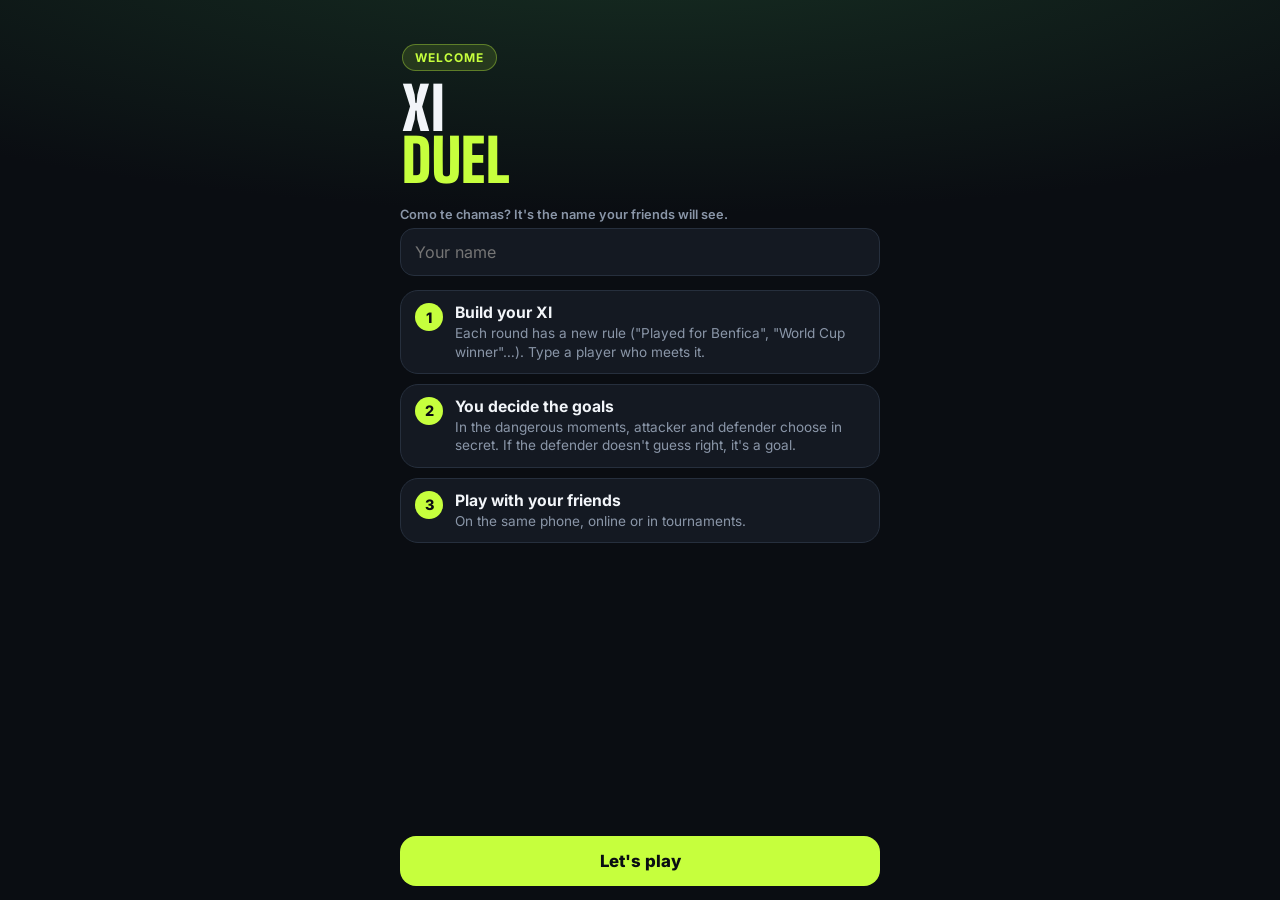
<file: index.html>
<!doctype html>
<html lang="pt">
<head>
<meta charset="utf-8">
<meta name="viewport" content="width=device-width,initial-scale=1,maximum-scale=1,viewport-fit=cover">
<meta name="theme-color" content="#0d2419">
<meta name="apple-mobile-web-app-capable" content="yes">
<meta name="mobile-web-app-capable" content="yes">
<meta name="apple-mobile-web-app-title" content="Duelo de Onzes">
<meta name="google-site-verification" content="wLVrP4LS0zDqXdA77tGWsksMJhKhqtB3Z3PTSg6OhOU">
<meta name="description" content="Jogo de futebol para jogar com amigos: faz o teu onze num draft com regras e decide os lances às escondidas. No mesmo telemóvel, online, em torneios ou em ligas. Grátis.">
<meta property="og:type" content="website"><meta property="og:site_name" content="Duelo de Onzes">
<meta property="og:title" content="Duelo de Onzes · XI Duel"><meta property="og:description" content="Faz o teu onze, desafia os amigos e decide os lances às escondidas. Grátis, no telemóvel, em português e inglês.">
<meta property="og:url" content="https://duelodeonzes.github.io/"><meta property="og:image" content="https://duelodeonzes.github.io/icon-512.png">
<meta name="twitter:card" content="summary">
<link rel="canonical" href="https://duelodeonzes.github.io/">
<link rel="manifest" href="manifest.webmanifest">
<link rel="apple-touch-icon" href="apple-touch-icon.png">
<link rel="icon" type="image/png" href="icon-192.png">
<meta name="apple-mobile-web-app-status-bar-style" content="black-translucent">

<script>(function(){
window.addEventListener("beforeinstallprompt",function(e){e.preventDefault();window.__dp=e});
if("serviceWorker" in navigator)window.addEventListener("load",function(){navigator.serviceWorker.register("sw.js").catch(function(){})});
})();</script>
<link rel="preload" as="script" href="db-0affc54e62.js"><link rel="preload" as="script" href="app-75392d1356.js">
<title>Duelo de Onzes</title>
<meta name="claude:viewport-fit-sides" content="cover">
<link rel="stylesheet" href="fonts.css">
<style>
/* Layout: night-match turf, one column for phones; draft screen = rule card on top, eligible list below, squads in tabs; scoreboard + live feed for the match */
:root{
  --turf:#0d2419; --turf2:#123222; --turf3:#18412c; --chalk:#eef6ef; --muted:#9dbda8; --lineC:#2a5a40;
  --home:#ff5d4f; --away:#4fa9ff; --gold:#ffd166; --onGold:#1a1405;
  --display:"Big Shoulders Display","Arial Narrow",Impact,sans-serif;
  --body:"Barlow",system-ui,-apple-system,"Segoe UI",sans-serif;
  --cond:"Barlow Condensed","Arial Narrow",system-ui,sans-serif;
  color-scheme:dark;
}
[hidden]{display:none!important}
html,body{height:100%}
body{margin:0;background:var(--turf);color:var(--chalk);font-family:var(--body);font-size:16px;
  background-image:repeating-linear-gradient(180deg,var(--turf) 0 64px,var(--turf2) 64px 128px);background-attachment:fixed;
  padding-left:max(16px,env(safe-area-inset-left,0px));padding-right:max(16px,env(safe-area-inset-right,0px));-webkit-tap-highlight-color:transparent}
.app{max-width:480px;margin:0 auto;padding-block:max(14px,env(safe-area-inset-top,0px)) max(14px,env(safe-area-inset-bottom,0px));height:100vh;height:100dvh;box-sizing:border-box;display:flex;flex-direction:column;overflow:hidden}
.screen{display:flex;flex-direction:column;gap:14px;flex:1;min-height:0;overflow-y:auto;overscroll-behavior:contain;-webkit-overflow-scrolling:touch}
.screen.fit{overflow:hidden}
.scroll{flex:1;min-height:0;overflow-y:auto;overscroll-behavior:contain}
h1{font-family:var(--display);font-weight:900;font-size:3rem;line-height:.92;margin:0;text-transform:uppercase;letter-spacing:.01em}
h1 em{font-style:normal;color:var(--gold)}
h2{font-family:var(--display);font-weight:900;font-size:1.7rem;line-height:1;margin:0;text-transform:uppercase}
.lbl{font-family:var(--cond);font-weight:700;font-size:.85rem;letter-spacing:.14em;text-transform:uppercase;color:var(--muted)}
p{margin:0;line-height:1.5}
.muted{color:var(--muted)}
.grow{flex:1}
.panel{background:rgba(0,0,0,.28);border:1px solid var(--lineC);border-radius:18px;padding:16px}
input[type=text],input[type=search]{width:100%;box-sizing:border-box;background:var(--turf3);border:1px solid var(--lineC);color:var(--chalk);border-radius:12px;padding:13px 14px;font:inherit}
input:focus{outline:2px solid var(--gold);outline-offset:1px}
.field{display:flex;flex-direction:column;gap:6px}
.dot{display:inline-block;width:12px;height:12px;border-radius:50%;background:var(--c);flex:none}
.toggle{display:flex;align-items:center;justify-content:space-between;gap:12px}
.toggle input{width:22px;height:22px;accent-color:var(--gold);flex:none}
.btn{width:100%;border:0;border-radius:14px;padding:16px;font-family:var(--display);font-weight:900;font-size:1.35rem;text-transform:uppercase;letter-spacing:.04em;cursor:pointer;background:var(--gold);color:var(--onGold)}
.btn.ghost{background:transparent;color:var(--chalk);border:1px solid var(--lineC);font-family:var(--body);font-weight:700;font-size:1rem;text-transform:none;letter-spacing:0}
.btn:disabled{opacity:.4;cursor:not-allowed}
button:focus-visible{outline:2px solid var(--gold);outline-offset:2px}
.who{display:flex;align-items:center;gap:10px;font-family:var(--display);font-weight:900;font-size:1.6rem;text-transform:uppercase;line-height:1;color:var(--c)}
.chips{display:flex;flex-wrap:wrap;gap:8px}
.chip{background:var(--turf3);border:1px solid var(--lineC);color:var(--chalk);border-radius:999px;padding:9px 14px;font-family:var(--cond);font-weight:700;font-size:1rem;cursor:pointer}
.chip[aria-pressed=true]{background:var(--gold);border-color:var(--gold);color:var(--onGold)}
.chip small{font-weight:600;opacity:.75}
/* coaches */
.coaches{display:flex;flex-direction:column;gap:8px}
.coach{display:grid;grid-template-columns:1fr auto;gap:2px 12px;text-align:left;background:var(--turf3);border:1px solid var(--lineC);border-radius:14px;padding:12px 14px;color:var(--chalk);font:inherit;cursor:pointer}
.coach b{font-family:var(--cond);font-size:1.2rem;font-weight:700}
.coach .f{font-family:var(--display);font-weight:900;font-size:1.2rem;color:var(--gold);grid-row:span 2;align-self:center}
.coach span{font-size:.9rem;color:var(--muted)}
.coach[aria-pressed=true]{border-color:var(--gold);box-shadow:inset 0 0 0 2px var(--gold)}
.coach:disabled{opacity:.35;cursor:not-allowed}
/* draft */
.topbar{display:flex;justify-content:space-between;align-items:center;gap:12px}
.rule{background:var(--chalk);color:var(--turf);border-radius:18px;padding:18px 18px 16px;display:flex;flex-direction:column;gap:6px}
.rule .lbl{color:var(--turf3)}
.rule .r{font-family:var(--display);font-weight:900;font-size:2.1rem;line-height:.98;text-transform:uppercase;text-wrap:balance;overflow-wrap:anywhere}
.needs{display:flex;gap:6px;flex-wrap:wrap}
.need{font-family:var(--cond);font-weight:700;background:var(--turf3);border-radius:8px;padding:5px 9px;font-size:.95rem}
.need.zero{opacity:.35;text-decoration:line-through}
.list{display:flex;flex-direction:column;gap:6px;max-height:46vh;overflow-y:auto;padding-right:2px}
.pl{display:grid;grid-template-columns:44px 1fr auto;align-items:center;gap:10px;background:var(--turf3);border:1px solid var(--lineC);border-radius:12px;padding:10px 12px;color:var(--chalk);font:inherit;text-align:left;cursor:pointer;min-width:0}
.pl:active{transform:scale(.99)}
.pos{font-family:var(--cond);font-weight:700;font-size:.85rem;text-align:center;border-radius:6px;padding:3px 0;background:var(--lineC)}
.pos.dual{font-size:.72rem;letter-spacing:-.02em}.pos.GR{background:#7a5c12}.pos.DEF{background:#1f4f7a}.pos.MED{background:#2c6a3c}.pos.AVA{background:#7a2626}
.pl .nm{font-weight:700;overflow-wrap:anywhere;min-width:0}
.pl .nm small{display:block;font-weight:400;color:var(--muted);font-size:.85rem}
.rt{font-family:var(--display);font-weight:900;font-size:1.3rem;color:var(--gold);font-variant-numeric:tabular-nums}
.empty{color:var(--muted);text-align:center;padding:18px}
.tabs{display:grid;grid-template-columns:1fr 1fr;gap:6px}
.tab{background:transparent;border:1px solid var(--lineC);color:var(--muted);border-radius:12px;padding:10px;font-family:var(--cond);font-weight:700;font-size:1rem;cursor:pointer;display:flex;align-items:center;justify-content:center;gap:8px}
.tab[aria-pressed=true]{color:var(--chalk);border-color:var(--c);box-shadow:inset 0 0 0 1px var(--c)}
/* lineup */
.xi{display:flex;flex-direction:column;gap:8px}
.xi .row{display:grid;grid-template-columns:44px 1fr;gap:10px;align-items:start}
.xi .names{display:flex;flex-wrap:wrap;gap:6px;min-width:0}
.tagp{background:var(--turf3);border-radius:8px;padding:5px 9px;font-weight:600;font-size:.95rem;overflow-wrap:anywhere}
.tagp.slot{border:1px dashed var(--lineC);background:transparent;color:var(--muted)}
.tagp b{color:var(--gold);font-family:var(--cond);margin-left:4px}
.teamhead{display:flex;flex-direction:column;gap:4px;border-left:4px solid var(--c);padding-left:12px}
.teamhead .t{font-family:var(--display);font-weight:900;font-size:1.6rem;text-transform:uppercase;line-height:1}
/* pitch */
.pitch{position:relative;width:100%;max-width:100%;aspect-ratio:5/6;border-radius:16px;overflow:hidden;border:2px solid rgba(238,246,239,.55);
  background:repeating-linear-gradient(180deg,#1f6b3f 0 10%,#237446 10% 20%);display:flex;flex-direction:column;justify-content:space-around;padding:10px 4px;box-sizing:border-box}
.pitch.sm{aspect-ratio:auto;min-height:340px}
.pitch i{position:absolute;pointer-events:none;border:2px solid rgba(238,246,239,.45)}
.pitch .half{left:0;right:0;top:50%;height:0;border-width:2px 0 0}
.pitch .circ{left:50%;top:50%;width:26%;aspect-ratio:1;border-radius:50%;transform:translate(-50%,-50%)}
.pitch .boxT{left:24%;right:24%;top:-2px;height:13%;border-top:0}
.pitch .boxB{left:24%;right:24%;bottom:-2px;height:13%;border-bottom:0}
.prow{position:relative;display:flex;justify-content:space-around;align-items:flex-start;gap:2px;z-index:1}
.slot{display:flex;flex-direction:column;align-items:center;gap:3px;width:72px;min-width:0;background:none;border:0;padding:0;color:var(--chalk);font:inherit;cursor:pointer}
.slot:disabled{cursor:default}
.disc{width:44px;height:44px;border-radius:50%;display:grid;place-items:center;font-family:var(--cond);font-weight:700;font-size:.95rem;
  border:2px dashed rgba(238,246,239,.8);background:rgba(13,36,25,.55)}
.slot.full .disc{border:2px solid #fff;background:var(--c);color:#fff;box-shadow:0 2px 6px rgba(0,0,0,.35)}
.slot.sel .disc{border:3px solid var(--gold);box-shadow:0 0 0 4px rgba(255,209,102,.35)}
.slot .nm2{font-family:var(--cond);font-weight:700;font-size:.8rem;line-height:1.1;text-align:center;background:rgba(5,13,9,.8);border-radius:5px;padding:2px 5px;max-width:72px;box-sizing:border-box;white-space:nowrap;overflow:hidden;text-overflow:ellipsis}
.slot .rt2{font-family:var(--display);font-weight:900;font-size:.95rem;line-height:1;color:var(--gold);text-shadow:0 1px 2px rgba(0,0,0,.6)}
.youth .disc{background:#5b5b5b!important}
.ask{display:flex;flex-direction:column;gap:10px}
.askrow{display:flex;gap:8px}
.askrow input{flex:1;min-width:0}
.askrow .go{flex:none;width:auto;padding:0 18px;font-size:1.1rem}
.tries{display:flex;gap:6px;align-items:center}
.tries i{width:12px;height:12px;border-radius:50%;background:var(--gold)}
.tries i.off{background:var(--turf3);border:1px solid var(--lineC)}
.msg{min-height:1.4em;font-weight:600;line-height:1.4}
.msg.bad{color:var(--home)} .msg.ok{color:#7fe0a8}
.toast{background:rgba(127,224,168,.14);border:1px solid #2f7a52;border-radius:12px;padding:10px 14px;font-weight:600}
.linkbtn{background:none;border:0;color:var(--muted);text-decoration:underline;font:inherit;cursor:pointer;padding:4px 0;align-self:flex-start}
.code{font-family:var(--display);font-weight:900;font-size:3.6rem;letter-spacing:.18em;color:var(--gold);line-height:1}
.toast.wait{background:rgba(255,209,102,.12);border-color:#7a6230}
.htRow{display:flex;flex-direction:column;gap:8px}
.fchips .chip{padding:6px 10px;font-size:.92rem}
.brRound{display:flex;flex-direction:column;gap:8px}
.brRound.third{opacity:.92}.brRound.third .lbl{color:#d9a066}
.brPod{font-family:var(--cond);font-weight:700;font-size:1.05rem;letter-spacing:.06em;color:var(--muted);margin-top:4px}
.brMatch{background:rgba(0,0,0,.28);border:1px solid var(--lineC);border-radius:14px;overflow:hidden}
.brTeam{display:grid;grid-template-columns:auto 1fr auto;gap:10px;align-items:center;padding:10px 14px;font-weight:700}
.brTeam+.brTeam{border-top:1px solid var(--lineC)}
.brTeam.lose{opacity:.45}
.brTeam.win b{color:var(--gold)}
.brTeam .bn{min-width:0;overflow-wrap:anywhere}
.brTeam b{font-family:var(--display);font-size:1.2rem;font-variant-numeric:tabular-nums}
.seaProg .sm{display:flex;justify-content:space-between;color:var(--muted);font:600 .82rem var(--body)}.seaProg .bar{height:6px;background:var(--turf3);border-radius:99px;overflow:hidden;margin-top:8px}.seaProg .bar i{display:block;height:100%;background:var(--gold);border-radius:99px}
.seaHero{border-radius:26px;padding:16px;background:linear-gradient(135deg,#1e3a2a 0%,#141922 55%,#1b2740 100%);border:1px solid var(--lineC);display:flex;flex-direction:column;gap:12px}
.seaHero .sm,.sm{color:var(--muted);font:600 .82rem var(--body)}
.seaVs{display:grid;grid-template-columns:1fr auto 1fr;align-items:center;text-align:center}.seaVs .t{display:flex;flex-direction:column;align-items:center;gap:4px}.seaVs .t b{font:700 1rem var(--body)}
.seaVs .x{font:900 1.4rem var(--display);color:var(--muted)}
.seaTbl{padding:10px 8px 4px}.seaTbl td.p{color:var(--muted);text-align:left}.seaTbl td.n{display:flex;align-items:center;gap:6px}.seaTbl td.pts{font-weight:800}
.form{display:inline-flex;gap:3px}.form i{width:8px;height:8px;border-radius:50%;display:inline-block;background:var(--muted)}.form i.fV{background:var(--gold)}.form i.fD{background:var(--home)}
.seaBack{border:1px solid var(--lineC);border-radius:14px;justify-content:flex-start}
.seaFx{display:flex;justify-content:space-between;align-items:center;gap:8px;padding:8px 10px;border-radius:12px;background:var(--turf3);font-weight:700}
.seaFx.mine{border:1px solid var(--gold)}.seaFx .t{min-width:0;overflow:hidden;text-overflow:ellipsis}.seaBtns{display:flex;gap:6px;flex:none}.seaBtns .btn{padding:8px 10px;font-size:.95rem;width:auto}
.seaRd{margin-top:8px}.seaInv{display:flex;justify-content:space-between;align-items:center;gap:8px;background:rgba(255,209,102,.12);border:1px solid var(--gold);border-radius:12px;padding:8px 10px}.seaInv .btn{width:auto;padding:8px 14px}
.seaPl{display:grid;grid-template-columns:44px 1fr auto;gap:8px;padding:5px 2px;border-top:1px solid rgba(255,255,255,.06)}.seaPl .pos{font:800 .85rem var(--cond);color:var(--muted)}.seaPl .r{color:var(--gold);font-weight:800}
.seaMk{display:flex;flex-direction:column;gap:8px}.seaChamp{font:900 1.6rem var(--display);color:var(--gold);text-transform:uppercase}
.lgTable{width:100%;border-collapse:collapse;font-family:var(--cond);font-size:1rem}.lgTable th{font-size:.8rem;color:var(--muted);text-align:right;padding:4px;font-weight:700}
.lgTable td{text-align:right;padding:7px 4px;border-top:1px solid rgba(255,255,255,.07);font-weight:700}.lgTable td.n,.lgTable th:nth-child(2){text-align:left;overflow:hidden;text-overflow:ellipsis;white-space:nowrap;max-width:9em}
.lgTable tr.me td{color:var(--gold)}.lgPick b{color:var(--gold)}
.hrow{display:flex;justify-content:space-between;gap:10px;align-items:baseline;font-weight:600}
.feed li.red{background:rgba(255,93,79,.16)}
.dstr{text-align:center;font-family:var(--cond);font-weight:700;color:var(--muted);letter-spacing:.04em;display:flex;align-items:center;justify-content:center;gap:6px;flex-wrap:wrap}
.dsep{opacity:.5}
.chemBtn{display:inline-flex;align-items:center;gap:6px;background:rgba(127,224,168,.1);border:1px solid #2f7a52;border-radius:999px;padding:3px 6px 3px 10px;color:var(--chalk);font:inherit;cursor:pointer}
.chemBar{display:inline-block;width:44px;height:6px;border-radius:3px;background:rgba(255,255,255,.15);overflow:hidden}.chemBar i{display:block;height:100%;background:#7fe0a8}
.chemQ{display:inline-grid;place-items:center;width:16px;height:16px;border-radius:50%;background:#2f7a52;font-size:.75rem}
.chm{display:flex;gap:4px;justify-content:center;margin-top:2px}.chm b{display:block;width:6px;height:6px;transform:rotate(45deg);background:rgba(5,13,9,.65);border:1px solid rgba(255,255,255,.45)}
.chm b.on{background:#7fe0a8;border-color:#7fe0a8}.chm b.half{background:rgba(127,224,168,.4);border-color:#7fe0a8}
.chemLegend{display:flex;align-items:center;gap:10px;background:var(--turf3);border-radius:10px;padding:10px 12px}.chemLegend .chm b{width:9px;height:9px}
#pickCard{position:fixed;left:50%;bottom:max(18px,env(safe-area-inset-bottom,0px));transform:translateX(-50%);width:min(440px,calc(100% - 32px));box-sizing:border-box;z-index:40;
  background:#06120c;border:2px solid var(--c);border-radius:18px;padding:16px;display:flex;flex-direction:column;gap:8px;box-shadow:0 12px 40px rgba(0,0,0,.6);cursor:pointer}
#pickCard.in{animation:cardin .45s cubic-bezier(.2,.9,.3,1.2)}
@keyframes cardin{from{transform:translateX(-50%) translateY(40px) rotateY(80deg);opacity:0}to{transform:translateX(-50%);opacity:1}}
.pcTop{display:flex;gap:14px;align-items:center}
.pcR{flex:none;width:58px;height:58px;border-radius:14px;background:var(--gold);color:var(--onGold);display:grid;place-items:center;font-family:var(--display);font-weight:900;font-size:1.9rem}
.pcN{display:flex;flex-direction:column;min-width:0}.pcN b{font-family:var(--display);font-weight:900;font-size:1.5rem;line-height:1;text-transform:uppercase;overflow-wrap:anywhere}
.pcN span{color:var(--muted);font-size:.9rem}
.pcV{font-family:var(--display);font-weight:900;font-size:1.3rem;text-transform:uppercase;color:var(--c)}
.pcL{color:var(--muted);font-size:.92rem}
.pcChem{font-weight:700;color:#7fe0a8}
.mombox{display:flex;flex-direction:column;gap:12px;border-color:var(--gold)}
.momres{display:flex;flex-direction:column;gap:6px}
.momres .rv{color:var(--muted);font-size:.92rem}
.momres .rt3{font-family:var(--display);font-weight:900;font-size:1.4rem;line-height:1.1;text-transform:uppercase}
.momres .rt3.g{color:var(--gold)}
.feed li.mom{background:rgba(255,209,102,.08)}
@media (prefers-reduced-motion:reduce){#pickCard.in{animation:none}}
#dSug .pl,#dList .pl{grid-template-columns:44px 1fr auto}
.pl.on{border-color:var(--gold);box-shadow:inset 0 0 0 2px var(--gold)}
.pl.taken{opacity:.45;cursor:not-allowed}
.pick{display:flex;flex-direction:column;gap:10px;background:rgba(255,209,102,.08);border:1px solid #7a6230;border-radius:14px;padding:12px}
.pickInfo{display:flex;flex-direction:column;gap:2px}.pickInfo b{font-family:var(--display);font-weight:900;font-size:1.5rem;text-transform:uppercase;line-height:1.05}
.disc{position:relative}
.cbadge{position:absolute;top:-6px;right:-8px;width:20px;height:20px;border-radius:50%;background:var(--gold);color:var(--onGold);font-style:normal;font-family:var(--display);font-weight:900;font-size:.8rem;display:grid;place-items:center;border:2px solid #06120c}
.slot.cap .disc{box-shadow:0 0 0 3px var(--gold)}
.fxwrap{position:relative;border-radius:14px;overflow:hidden;border:2px solid rgba(238,246,239,.45)}
#fxPitch{display:block;width:100%;height:auto}
.fxcap{position:absolute;left:0;right:0;bottom:0;padding:6px 10px;background:linear-gradient(transparent,rgba(5,13,9,.85));font-family:var(--cond);font-weight:700;font-size:1rem;text-align:center;min-height:1.2em}
.fxcap.big{font-family:var(--display);font-weight:900;font-size:2.2rem;color:var(--gold);bottom:35%;background:none;text-shadow:0 2px 8px rgba(0,0,0,.7)}
#scene{position:fixed;inset:0;z-index:45;background:rgba(3,8,5,.94);display:grid;place-items:center;padding:16px;padding-left:max(16px,env(safe-area-inset-left,0px));padding-right:max(16px,env(safe-area-inset-right,0px))}
.scbox{width:min(520px,100%);display:flex;flex-direction:column;gap:8px;position:relative}
#scCv{display:block;width:100%;border-radius:16px;border:2px solid rgba(238,246,239,.5);background:#14301f}
.sctitle{font-family:var(--cond);font-weight:700;letter-spacing:.08em;text-transform:uppercase;color:var(--gold)}
.sccap{font-family:var(--cond);font-weight:700;font-size:1.1rem;text-align:center;min-height:1.4em}
.sccap.big{font-family:var(--display);font-weight:900;font-size:2.6rem;color:var(--gold);line-height:1}
.schint{font-size:.8rem;color:var(--muted);text-align:center}
.tv{position:relative;border-radius:16px;overflow:hidden;border:2px solid #2a5a40;background:#0b1a12;box-shadow:0 10px 30px rgba(0,0,0,.45);cursor:pointer}
.tv.live{border-color:var(--gold)}
#scCv{display:block;width:100%;aspect-ratio:16/10;height:auto}
.bug{position:absolute;top:8px;left:8px;display:flex;align-items:stretch;border-radius:7px;overflow:hidden;font-family:var(--cond);font-weight:700;box-shadow:0 2px 8px rgba(0,0,0,.5);max-width:calc(100% - 16px)}
.bug .bt{background:rgba(5,13,9,.88);padding:4px 8px;font-size:.92rem;max-width:26vw;overflow:hidden;text-overflow:ellipsis;white-space:nowrap;line-height:1.4}
.bug b{background:#eef6ef;color:#0d2419;padding:2px 9px;font-family:var(--display);font-weight:900;font-size:1.1rem;line-height:1.3;font-variant-numeric:tabular-nums}
.bug .bm{background:var(--gold);color:var(--onGold);padding:4px 8px;font-size:.92rem;font-variant-numeric:tabular-nums;line-height:1.4}
.lower{position:absolute;left:8px;bottom:40px;background:var(--gold);color:var(--onGold);font-family:var(--cond);font-weight:700;text-transform:uppercase;letter-spacing:.05em;padding:3px 10px;border-radius:4px;font-size:.85rem;max-width:calc(100% - 16px)}
.sccap{position:absolute;left:0;right:0;bottom:0;padding:16px 12px 8px;background:linear-gradient(transparent,rgba(5,13,9,.92));font-family:var(--cond);font-weight:700;font-size:1rem;line-height:1.25;text-align:center;transition:opacity .2s}
.sccap.off{opacity:0}
.sccap.big{padding:22px 12px 8px;font-family:var(--display);font-weight:900;font-size:clamp(1.5rem,7vw,2.2rem);line-height:1;color:var(--gold);text-shadow:0 3px 14px rgba(0,0,0,.85);letter-spacing:.02em}
@media (prefers-reduced-motion:no-preference){.sccap.big{animation:capin .35s cubic-bezier(.2,.9,.3,1.3)}@keyframes capin{from{transform:scale(.6);opacity:0}}}
#dPick,#claimBox{position:fixed;left:0;right:0;bottom:0;z-index:35;border-radius:18px 18px 0 0;border:0;border-top:2px solid var(--gold);background:#0a1a12;box-shadow:0 -10px 30px rgba(0,0,0,.55);
  padding:14px max(16px,env(safe-area-inset-right,0px)) calc(14px + env(safe-area-inset-bottom,0px)) max(16px,env(safe-area-inset-left,0px))}
#dPick>*,#claimBox>*{max-width:480px;margin-inline:auto;width:100%}
body.picking .askpage .list{padding-bottom:170px}
#claimBox{z-index:36}#claimBox .pickInfo p{margin:0;line-height:1.4}
/* match */
.board{display:grid;grid-template-columns:1fr auto 1fr;align-items:center;gap:10px;background:#050d09;border:2px solid var(--lineC);border-radius:18px;padding:16px 12px}
.board .tm{font-family:var(--cond);font-weight:700;font-size:1.05rem;text-align:center;overflow-wrap:anywhere;line-height:1.15}
.board .sc{font-family:var(--display);font-weight:900;font-size:3.4rem;line-height:1;font-variant-numeric:tabular-nums;letter-spacing:.04em;text-align:center}
.clock{text-align:center;font-family:var(--display);font-weight:900;font-size:1.3rem;color:var(--gold);font-variant-numeric:tabular-nums}
.feed{list-style:none;margin:0;padding:0;display:flex;flex-direction:column;gap:6px;flex:1;min-height:0;overflow-y:auto}
.feed li{display:grid;grid-template-columns:40px 1fr;gap:8px;background:rgba(0,0,0,.25);border-radius:10px;padding:9px 12px;line-height:1.35;border-left:4px solid var(--c,transparent)}
.feed li .m{font-family:var(--cond);font-weight:700;color:var(--muted);font-variant-numeric:tabular-nums}
.feed li.goal{background:rgba(255,209,102,.14)}
.feed li.goal .tx{font-weight:700}
.feed li.info{border-left-color:var(--chalk)}
/* result */
.stats{display:flex;flex-direction:column;gap:10px}
.stat{display:grid;grid-template-columns:44px 1fr 44px;align-items:center;gap:8px}
.stat .v{font-family:var(--display);font-weight:900;font-size:1.3rem;text-align:center;font-variant-numeric:tabular-nums}
.stat .mid{display:flex;flex-direction:column;gap:4px;min-width:0}
.stat .k{font-family:var(--cond);font-weight:700;text-align:center;color:var(--muted);font-size:.9rem;letter-spacing:.08em;text-transform:uppercase}
.bar{display:flex;height:8px;border-radius:4px;overflow:hidden;background:var(--turf3)}
.bar i{display:block;height:100%}
.mvp{display:flex;flex-direction:column;gap:4px;align-items:center;text-align:center}
.rcard{position:relative;overflow:hidden;background:linear-gradient(160deg,#08140e,#0c2116 60%,#102a1c);border:1px solid var(--lineC);border-radius:20px;padding:18px 14px 16px;display:flex;flex-direction:column;gap:12px;flex:none}
.rcard::before{content:"";position:absolute;inset:auto -30% -60% -30%;height:140%;background:radial-gradient(closest-side,rgba(255,209,102,.10),transparent);pointer-events:none}
.rteams{display:grid;grid-template-columns:1fr auto 1fr;align-items:center;gap:8px}
.rteam{display:flex;flex-direction:column;align-items:center;gap:6px;min-width:0;text-align:center}
.rteam b{font-family:var(--display);font-weight:900;font-size:1.25rem;text-transform:uppercase;line-height:1;max-width:100%;overflow:hidden;text-overflow:ellipsis;white-space:nowrap}
.rteam small{color:var(--muted);font-size:.8rem;max-width:100%;overflow:hidden;text-overflow:ellipsis;white-space:nowrap}
.rteam.lose{opacity:.55}
.crest{width:54px;height:54px;border-radius:50%;display:grid;place-items:center;font-family:var(--display);font-weight:900;font-size:1.6rem;color:#fff;background:radial-gradient(circle at 35% 30%,color-mix(in srgb,var(--c) 70%,#fff),var(--c) 55%,color-mix(in srgb,var(--c) 60%,#000));box-shadow:0 6px 16px rgba(0,0,0,.45),inset 0 -3px 6px rgba(0,0,0,.25);border:3px solid rgba(255,255,255,.85)}
.rteam.win .crest{border-color:var(--gold);box-shadow:0 0 0 4px rgba(255,209,102,.25),0 6px 16px rgba(0,0,0,.45)}
.rscore{display:flex;flex-direction:column;align-items:center;gap:6px}
.rscore .sc{font-family:var(--display);font-weight:900;font-size:clamp(2.8rem,15vw,3.8rem);line-height:.9;font-variant-numeric:tabular-nums;letter-spacing:.02em;white-space:nowrap}
.rscore .pens{font-family:var(--cond);font-weight:700;font-size:.85rem;letter-spacing:.06em;text-transform:uppercase;background:var(--gold);color:var(--onGold);border-radius:999px;padding:3px 10px;white-space:nowrap}
.rwin{font-family:var(--display);font-weight:900;font-size:1.5rem;text-transform:uppercase;text-align:center;line-height:1.05}
.mvp2{display:flex;align-items:center;gap:14px}
.goalpick{display:flex;flex-direction:column;gap:8px;width:100%}
.gpGoal{position:relative;width:100%;max-width:420px;margin:0 auto;aspect-ratio:2.4/1;border:5px solid #f4f6f5;border-bottom:0;border-radius:4px 4px 0 0;box-sizing:border-box;
  background:#2457a8 repeating-linear-gradient(90deg,rgba(255,255,255,.06) 0 10px,transparent 10px 20px);box-shadow:inset 0 0 0 2px rgba(0,0,0,.25),0 6px 0 -2px #3b7a4f}
.gpGoal .gp{position:absolute;height:40%;aspect-ratio:1;width:auto;border-radius:50%;padding:0;border:3px solid #f4f6f5;background:radial-gradient(circle at 50% 45%,#9fd88a,#4c8f3d);color:#0b1a12;
  display:grid;place-items:center;font:800 .7rem var(--cond);letter-spacing:.02em;text-transform:uppercase;cursor:pointer;transition:transform .12s;overflow:hidden}
.gpGoal .gp:hover,.gpGoal .gp:focus-visible{transform:scale(1.07);outline:3px solid var(--gold)}
.gpGoal .gpTE{left:4%;top:6%}.gpGoal .gpTD{right:4%;top:6%}.gpGoal .gpM{left:50%;top:30%;translate:-50% 0}.gpGoal .gpBE{left:17%;bottom:5%}.gpGoal .gpBD{right:17%;bottom:5%}
.gphint{font-size:.85rem;margin:0}
#notes{display:flex;flex-direction:column;gap:10px;margin-top:8px}
.nlist{display:flex;flex-direction:column}
.nrow{display:grid;grid-template-columns:44px 1fr auto;align-items:center;gap:10px;padding:7px 4px 7px 0;border-top:1px solid rgba(255,255,255,.06)}
.nrow:first-child{border-top:0}
.nrow.sub{opacity:.92}.nrow.sub .nn::after{content:" (suplente)";font-weight:400;color:var(--muted);font-size:.8rem}
.nota{display:grid;place-items:center;height:30px;border-radius:9px;font-family:var(--cond);font-weight:800;font-size:1.05rem;color:#0b1a12}
.nota.n8{background:#3ddc84}.nota.n7{background:#a6e36b}.nota.n6{background:#e9e4b0}.nota.n5{background:#ff8a7a}
.nwho{display:flex;flex-direction:column;min-width:0;line-height:1.15}
.nwho .nn{font-weight:700;white-space:nowrap;overflow:hidden;text-overflow:ellipsis}
.nwho .npos{font-family:var(--cond);font-size:.72rem;letter-spacing:.12em;color:var(--muted)}
.nwho .ndet{font-size:.78rem;color:var(--muted)}
.nic{display:flex;gap:4px;align-items:center;flex-wrap:wrap;justify-content:flex-end;max-width:120px}
.nic i{font-style:normal;font-size:.8rem}
.nic .ia{font-family:var(--cond);font-weight:800;background:rgba(255,255,255,.12);border-radius:5px;padding:0 4px}
.nic .cy,.nic .cr{display:inline-block;width:9px;height:13px;border-radius:2px;background:#ffd23f;transform:rotate(-6deg)}
.nic .cr{background:#e5251b}.nic .cr.y2{box-shadow:-4px 1px 0 -1px #ffd23f}
.nic .nsub{font-family:var(--cond);font-weight:700;color:#3ddc84}.nic .nsub.o{color:#ff8a7a}
.mvp2 .mvpR{flex:none;width:58px;height:58px;border-radius:14px;background:var(--gold);color:var(--onGold);display:grid;place-items:center;font-family:var(--display);font-weight:900;font-size:1.9rem}
.mvp2 .n{font-family:var(--display);font-weight:900;font-size:1.6rem;text-transform:uppercase;color:var(--gold);line-height:1;overflow-wrap:anywhere;margin:2px 0}
.stats{display:flex;flex-direction:column;gap:12px;margin-top:10px}
.srow{display:grid;grid-template-columns:52px 1fr 52px;align-items:center;gap:10px}
.srow .v{font-family:var(--display);font-weight:900;font-size:1.25rem;font-variant-numeric:tabular-nums;color:var(--muted);text-align:center}
.srow .v.hi{color:var(--chalk)}
.srow .k{font-family:var(--cond);font-weight:700;font-size:.82rem;letter-spacing:.1em;text-transform:uppercase;color:var(--muted);text-align:center;display:block;margin-bottom:5px}
.sbarx{display:grid;grid-template-columns:1fr 1fr;gap:3px;height:7px}
.sbarx>div{background:rgba(255,255,255,.08);border-radius:4px;overflow:hidden;display:flex}
.sbarx>div:first-child{justify-content:flex-end}
.sbarx i{display:block;height:100%;border-radius:4px}
.ractions{position:sticky;bottom:0;display:flex;flex-direction:column;gap:10px;padding:12px 0 2px;background:linear-gradient(transparent,var(--turf) 30%);margin-top:auto}
.mvp .n{font-family:var(--display);font-weight:900;font-size:2rem;text-transform:uppercase;color:var(--gold);line-height:1}
.row2{display:flex;gap:10px}.row2>*{flex:1}
@media (prefers-reduced-motion:no-preference){.feed li{animation:in .25s ease-out}@keyframes in{from{opacity:0;transform:translateY(-4px)}}}
/* ---- ecrã inicial ---- */
.hero{position:relative;display:flex;flex-direction:column;gap:12px;padding:26px 4px 8px;isolation:isolate}
.hero svg.pitchbg{position:absolute;inset:-14px -30px auto;width:calc(100% + 60px);height:auto;z-index:-1;opacity:.5}
.hero::before{content:"";position:absolute;inset:-40px -60px auto;height:260px;z-index:-2;background:radial-gradient(60% 70% at 50% 0%,rgba(255,240,200,.18),transparent 70%)}
.hero h1{font-size:clamp(3.4rem,17vw,4.6rem);line-height:.86;text-shadow:0 6px 30px rgba(0,0,0,.5)}
.hero h1 em{display:block}
/* página principal fixa: nunca faz scroll; se não couber, vai compactando por passos */
#sStart{overflow-y:auto}
#sStart .minibtn{white-space:nowrap}
#sStart .hero h1{white-space:nowrap;font-size:min(4.6rem,14.5vw)}
#sStart.fit1 .facts{display:none}#sStart.fit1 .hero{padding-top:8px;gap:8px}#sStart.fit1 .hero h1{font-size:min(3.6rem,12.5vw)}
#sStart.fit2 .mode{padding:9px 12px;border-radius:14px}#sStart.fit2 .mode .ic{width:36px;height:36px}#sStart.fit2 .mode b{font-size:1.1rem}#sStart.fit2 .modes{gap:7px}
#sStart.fit2 .mode small{font-size:.82rem;white-space:nowrap;overflow:hidden;text-overflow:ellipsis}#sStart.fit2 .mode{grid-template-columns:36px minmax(0,1fr) 14px}
#sStart.fit3 .hero p,#sStart.fit3 .hero svg.pitchbg{display:none}#sStart.fit3 .hero h1{font-size:min(3rem,11vw)}#sStart.fit3{gap:8px}
#sStart.fit4 .mode small,#sStart.fit4 .kick{display:none}#sStart.fit4 .mode{padding:8px 12px}
.kick{display:inline-flex;align-items:center;gap:8px;align-self:flex-start;background:rgba(255,209,102,.12);border:1px solid rgba(255,209,102,.4);color:var(--gold);border-radius:999px;padding:5px 12px;font-family:var(--cond);font-weight:700;letter-spacing:.1em;text-transform:uppercase;font-size:.8rem}
.facts{display:flex;gap:8px;flex-wrap:wrap}
.facts span{font-family:var(--cond);font-weight:700;font-size:.95rem;background:rgba(0,0,0,.3);border:1px solid var(--lineC);border-radius:10px;padding:6px 10px}
.facts b{color:var(--gold);font-family:var(--display);font-weight:900;font-size:1.1rem;margin-right:4px}
.modes{display:flex;flex-direction:column;gap:10px}
.mode{display:grid;grid-template-columns:44px 1fr 18px;align-items:center;gap:12px;text-align:left;width:100%;background:rgba(0,0,0,.32);border:1px solid var(--lineC);border-radius:16px;padding:13px 14px;color:var(--chalk);font:inherit;cursor:pointer}
.mode:active{transform:scale(.99)}
.mode .ic{width:44px;height:44px;border-radius:12px;display:grid;place-items:center;background:var(--turf3);color:var(--gold)}
.mode b{display:block;font-family:var(--display);font-weight:900;font-size:1.35rem;text-transform:uppercase;letter-spacing:.02em;line-height:1}
.mode small{display:block;color:var(--muted);font-size:.9rem;margin-top:3px}
.mode .ar{color:var(--muted);font-size:1.3rem}
.mode.main{background:var(--gold);border-color:var(--gold);color:var(--onGold)}
.mode.main .ic{background:rgba(0,0,0,.12);color:var(--onGold)}
.mode.main small,.mode.main .ar{color:rgba(26,20,5,.7)}
.minirow{display:flex;justify-content:center;gap:6px}
#tmPill{position:fixed;top:max(8px,env(safe-area-inset-top,0px));right:10px;z-index:61;background:#050d09;color:var(--chalk);border:2px solid var(--gold);border-radius:999px;padding:5px 12px;font:800 1rem var(--cond);letter-spacing:.03em;box-shadow:0 6px 18px rgba(0,0,0,.4);font-variant-numeric:tabular-nums}
html.tmOn .askHead{padding-right:86px}
/* barra do draft: 1.ª linha "Erro?" + ronda (com espaço para o relógio), 2.ª linha de quem é a vez, numa só linha */
#sDraft .topbar{flex-wrap:wrap;row-gap:6px}html.tmOn #sDraft .topbar{padding-right:86px}
#dRound{flex:1;min-width:0;white-space:nowrap;overflow:hidden;text-overflow:ellipsis}#dWho{order:3;flex:1 0 100%;min-width:0;font-size:1.25rem!important;white-space:nowrap}#dWho>span:last-child{overflow:hidden;text-overflow:ellipsis;min-width:0}
html,body{overflow-x:hidden}.app{overflow-x:clip}
/* páginas fixas: se não couber, compacta por passos */
#sLobby.fA #lbNote,#sLobby.fA header .lbl{display:none}
#sLobby.fB #lbWait{gap:6px!important;padding:12px}#sLobby.fB .code{font-size:2.6rem}#sLobby.fB .lbP{padding:6px 12px}#sLobby.fB .btn{padding:11px;font-size:1.15rem}#sLobby.fB .chip{padding:6px 12px}#sLobby.fB{gap:8px}
#sLobby.fC header{display:none}#sLobby.fC #lbStatus{font-size:.9rem;margin:0}
#sTour.fA header p{display:none}#sTour.fB .btn{padding:11px;font-size:1.15rem}#sTour.fB .panel{padding:10px}#sTour.fB{gap:8px}#sTour.fC header{display:none}
#tmPill.low{border-color:#ff5d4f;color:#ff8a80;animation:tmp .9s ease-in-out infinite}
@keyframes tmp{50%{transform:scale(1.08)}}
@media (prefers-reduced-motion:reduce){#tmPill.low{animation:none}}
#netPill{position:fixed;top:max(8px,env(safe-area-inset-top,0px));left:50%;transform:translateX(-50%);z-index:60;background:#3a2a05;color:var(--gold);border:1px solid var(--gold);border-radius:999px;padding:6px 14px;font:700 .85rem var(--cond);letter-spacing:.04em;box-shadow:0 6px 18px rgba(0,0,0,.4)}
#chatBtn{position:fixed;right:max(12px,env(safe-area-inset-right,0px));bottom:calc(150px + env(safe-area-inset-bottom,0px));z-index:34;width:50px;height:50px;border-radius:50%;border:2px solid var(--gold);background:#06120c;color:var(--chalk);font-size:1.35rem;cursor:pointer;box-shadow:0 8px 22px rgba(0,0,0,.5)}
#chatBtn .cb{position:absolute;top:-6px;right:-6px;min-width:20px;height:20px;border-radius:999px;background:#ff5d4f;color:#fff;font:800 .75rem var(--body);display:grid;place-items:center;padding:0 5px;box-sizing:border-box}
#chatToast{position:fixed;right:max(12px,env(safe-area-inset-right,0px));bottom:calc(208px + env(safe-area-inset-bottom,0px));z-index:34;max-width:min(300px,calc(100% - 32px));background:#06120c;border:1px solid var(--gold);border-radius:14px 14px 4px 14px;padding:8px 12px;font-size:.92rem;line-height:1.3;cursor:pointer;box-shadow:0 8px 22px rgba(0,0,0,.5);overflow-wrap:anywhere}
#chatToast b{color:var(--gold)}
.chatList{display:flex;flex-direction:column;gap:6px;min-height:180px;max-height:52dvh;overflow-y:auto;padding:2px}
.cm{align-self:flex-start;max-width:82%;background:var(--turf3);border-radius:14px 14px 14px 4px;padding:7px 11px;line-height:1.35;overflow-wrap:anywhere}
.cm.me{align-self:flex-end;background:#3a2f0b;border-radius:14px 14px 4px 14px}
.cm small{display:block;font:700 .75rem var(--cond);letter-spacing:.04em;color:var(--c,var(--muted))}
.chatRow{display:flex;gap:8px}.chatRow input{flex:1;min-width:0}.chatRow .btn{width:auto;padding:0 16px;font-size:1rem}
.flagbtn{flex:none;background:transparent;border:1px solid var(--lineC);color:var(--muted);border-radius:999px;padding:3px 10px;font:700 .78rem var(--cond);letter-spacing:.06em;cursor:pointer}
.repRow{display:flex;align-items:center;gap:10px;justify-content:space-between;border:1px solid var(--lineC);border-radius:12px;padding:8px 10px}
.repRow .t{min-width:0;font-size:.92rem;line-height:1.3}.repRow .t small{display:block;color:var(--muted)}
.repRow button{flex:none;font:700 .8rem var(--cond);letter-spacing:.04em;border-radius:10px;border:1px solid var(--gold);background:transparent;color:var(--gold);padding:7px 10px;cursor:pointer}
.repRow button[disabled]{opacity:.5;border-color:var(--lineC);color:var(--muted)}
.msg .replink{margin-left:6px;background:none;border:0;color:var(--gold);text-decoration:underline;font:inherit;cursor:pointer;padding:0}
.ver{margin:2px 0 0;text-align:center;font-size:.72rem;color:var(--muted);opacity:.7}
.botLv{display:flex;flex-direction:column;gap:8px}
.lv{text-align:left;background:var(--turf3);border:1px solid var(--lineC);border-radius:14px;padding:11px 14px;color:var(--chalk);font:inherit;cursor:pointer}
.lv b{display:block;font-family:var(--display);font-weight:900;font-size:1.25rem;text-transform:uppercase;line-height:1}
.lv small{color:var(--muted);font-size:.88rem}
.lv[aria-pressed=true]{border-color:var(--gold);box-shadow:inset 0 0 0 2px var(--gold)}
.tbot{display:flex;align-items:center;gap:8px}.tbot input{flex:1;min-width:0}
.botchip{flex:none;border:1px solid var(--lineC);background:transparent;color:var(--muted);border-radius:10px;padding:10px 10px;font-family:var(--cond);font-weight:700;cursor:pointer}
.botchip[aria-pressed=true]{background:var(--gold);color:var(--onGold);border-color:var(--gold)}
.minibtn{background:none;border:1px solid transparent;color:var(--muted);font:inherit;font-weight:600;font-size:.95rem;padding:8px 10px;border-radius:10px;cursor:pointer}
.minibtn:active{border-color:var(--lineC)}
/* ---- folhas (definições, nomes, regras) ---- */
.sheet{position:fixed;inset:0;z-index:60;background:rgba(3,8,5,.6);display:flex;align-items:flex-end;justify-content:center}
.sheetIn{width:100%;max-width:480px;max-height:88dvh;box-sizing:border-box;overflow-y:auto;background:#0b1f15;border-top:2px solid var(--gold);border-radius:20px 20px 0 0;
  padding:18px max(16px,env(safe-area-inset-right,0px)) calc(18px + env(safe-area-inset-bottom,0px)) max(16px,env(safe-area-inset-left,0px));display:flex;flex-direction:column;gap:14px}
@media (prefers-reduced-motion:no-preference){.sheetIn{animation:up .22s ease-out}@keyframes up{from{transform:translateY(30px);opacity:0}}}
.shHead{display:flex;align-items:center;justify-content:space-between;gap:10px}
.xbtn{width:40px;height:40px;flex:none;border-radius:12px;border:1px solid var(--lineC);background:var(--turf3);color:var(--chalk);font-size:1.1rem;cursor:pointer}
/* ---- treinador ---- */
#sCoach .coaches{display:grid;grid-template-columns:1fr 1fr;gap:8px;align-content:start}
#sCoach .coach{grid-template-columns:1fr;padding:10px 12px;gap:1px}
#sCoach .coach b{font-size:1.05rem;line-height:1.1}
#sCoach .coach .f{grid-row:auto;font-size:1rem;order:3}
#sCoach .coach span{font-size:.8rem}
#formBox{padding:12px}
/* ---- escolhas: campo a ocupar o espaço livre ---- */
.pitchbox{flex:1;min-height:0;display:flex;justify-content:center}
.pitchbox.hasBench{flex-direction:column;align-items:center;gap:6px}
.pitchbox.hasBench .pitch{height:calc(100% - 50px)}
.pitchbox .disc,#capPitch .disc{width:clamp(28px,5.2vh,44px);height:clamp(28px,5.2vh,44px);font-size:clamp(.68rem,1.55vh,.95rem)}
.pitchbox .slot,#capPitch .slot{gap:1px}
.pitchbox .slot .nm2,#capPitch .slot .nm2{font-size:clamp(.66rem,1.45vh,.8rem);padding:1px 4px}
.pitchbox .slot .rt2,#capPitch .slot .rt2{font-size:clamp(.7rem,1.5vh,.95rem)}
.pitchbox .pitch,#capPitch .pitch{padding:4px 2px}
.bench{padding:3px 10px}.bench .disc{width:26px!important;height:26px!important;font-size:.62rem!important}
.bench{display:flex;align-items:center;justify-content:center;gap:10px;background:rgba(0,0,0,.3);border:1px solid var(--lineC);border-radius:14px;padding:5px 12px;width:100%;box-sizing:border-box}
.bench .lbl{font-size:.75rem}
.bench .slot{flex-direction:row;width:auto;gap:5px;align-items:center}
.bench .disc{width:30px;height:30px;font-size:.7rem}
.bench .slot.full .disc{background:var(--c)}
.bench .nm2{max-width:70px}
.pitchbox>.lbl{display:none}
.pitchbox .pitch{height:100%;width:auto;max-width:100%;aspect-ratio:5/6;margin:0 auto;padding:6px 2px}
#sDraft .rule{padding:12px 14px;gap:3px;border-radius:14px}
#sDraft .rule .r{font-size:clamp(1.3rem,6.4vw,1.75rem)}
#sDraft .toast{padding:7px 12px;font-size:.92rem;white-space:nowrap;overflow:hidden;text-overflow:ellipsis}
#sDraft .dstr{font-size:.9rem;text-align:center}
#dPeek{padding:11px}
.askpage{position:fixed;inset:0;z-index:30;background:var(--turf);display:flex;justify-content:center}
.askIn{width:100%;max-width:480px;box-sizing:border-box;display:flex;flex-direction:column;gap:12px;padding:max(14px,env(safe-area-inset-top,0px)) max(16px,env(safe-area-inset-right,0px)) max(14px,env(safe-area-inset-bottom,0px)) max(16px,env(safe-area-inset-left,0px));min-height:0;height:100%}
.askHead{display:flex;align-items:flex-start;gap:12px}
.askHead .t{flex:1;min-width:0;display:flex;flex-direction:column;gap:4px}
.askRule{font-family:var(--display);font-weight:900;font-size:1.35rem;line-height:1;text-transform:uppercase;color:var(--gold);overflow-wrap:anywhere}
.askpage .ask{flex:1;min-height:0;background:none;border:0;padding:0}
.askpage .list{flex:1;min-height:0;max-height:none}
/* ---- antes do jogo e jogo ---- */
#sPre .tabs{flex:none}
#sMatch .tv{flex:none}
.tvzones{position:absolute;inset:0;z-index:5}
.tvz{position:absolute;border-radius:50%;border:2px solid var(--gold);background:rgba(255,209,102,.18);color:#fff;font:800 .72rem var(--cond);letter-spacing:.04em;text-transform:uppercase;
  text-shadow:0 1px 2px #000;cursor:pointer;padding:0;display:grid;place-items:center;animation:tvzp 1.4s ease-in-out infinite}
.tvz:hover,.tvz:focus-visible{background:rgba(255,209,102,.45);outline:none}
@keyframes tvzp{50%{box-shadow:0 0 0 4px rgba(255,209,102,.25)}}
@media (prefers-reduced-motion:reduce){.tvz{animation:none}}
#sMatch{position:relative}
html.lockmatch,html.lockmatch body{overflow:hidden;overscroll-behavior:none;height:100%}
.screen{overscroll-behavior:contain}
#sMatch .mombox{max-height:52dvh}
#sMatch .mombox{flex:0 1 auto;min-height:0;overflow-y:auto;overscroll-behavior:contain}
.backtop{position:absolute;left:50%;transform:translateX(-50%);bottom:76px;z-index:20;background:var(--gold);color:var(--onGold);border:0;border-radius:999px;padding:10px 18px;font:800 1rem var(--cond);letter-spacing:.04em;box-shadow:0 8px 22px rgba(0,0,0,.45);cursor:pointer}
@media (prefers-reduced-motion:no-preference){#sMatch .tv{animation:tvin .28s ease-out}@keyframes tvin{from{opacity:0;transform:scale(.97)}}}
.lbPlayers{display:flex;flex-direction:column;gap:6px;width:100%;text-align:left}
.lbP{display:flex;align-items:center;gap:10px;background:var(--turf3);border:1px solid var(--lineC);border-radius:10px;padding:9px 12px;font-weight:700}
.lbP.off{opacity:.5;font-weight:400}
.watchBtn{margin:4px 10px 10px;width:calc(100% - 20px);padding:9px;font-size:1rem}
.thPick{display:flex;flex-direction:column;gap:8px;width:100%}.thPick .chips{gap:5px}.thPick .chip{padding:6px 10px;font-size:.88rem}
.tmPick{display:flex;flex-direction:column;gap:8px;width:100%}.tmPick .chips{gap:5px;flex-wrap:nowrap}.tmPick .chip{flex:1 1 auto;padding:7px 4px;white-space:nowrap;font-size:.9rem;text-align:center}#lbTm .chips{justify-content:center}
.lbAvs{display:flex;flex-wrap:wrap;justify-content:center;gap:12px 14px;width:100%}
.lbAv{display:flex;flex-direction:column;align-items:center;gap:5px;width:70px;position:relative}.lbAv .nm{font:600 .8rem var(--body);text-align:center;max-width:74px;overflow:hidden;text-overflow:ellipsis;white-space:nowrap}
.lbAv .c{width:56px;height:56px;border-radius:50%;display:grid;place-items:center;font:800 1.3rem var(--body);color:#0a0d12;position:relative;background:var(--turf3)}
.lbAv.off .c{background:transparent;border:2px dashed var(--lineC);color:var(--muted)}.lbAv.off .nm{color:var(--muted)}
.lbAv .ok{position:absolute;right:-3px;bottom:-3px;width:20px;height:20px;border-radius:50%;background:var(--gold);color:var(--onGold);display:grid;place-items:center;font:800 .7rem var(--body);border:2px solid var(--turf)}
.lbAv .ok.bt{background:var(--turf3);font-size:.7rem}.lbAv .blv{font-size:.7rem;color:var(--muted)}.lbAv .bx{position:absolute;top:-6px;right:0;margin:0;background:var(--turf3);border-radius:50%;width:22px;height:22px;padding:0;font-size:.8rem}
.lbP .bx{margin-left:auto;border:0;background:transparent;color:var(--muted);font:700 1rem var(--cond);cursor:pointer;padding:2px 6px}
.lbP .blv{color:var(--muted);font-weight:400;font-size:.85em}
.sbar{flex:none;display:grid;grid-template-columns:1fr auto 1fr auto;align-items:stretch;border-radius:12px;overflow:hidden;background:#050d09;border:1px solid var(--lineC);font-family:var(--cond);font-weight:700;box-shadow:0 6px 18px rgba(0,0,0,.35)}
.sbar .bt{padding:10px 12px;font-size:1.15rem;white-space:nowrap;overflow:hidden;text-overflow:ellipsis;min-width:0;align-self:center}
.sbar .bt.r{text-align:right}
.sbar .bt.rc2::before{box-shadow:.22em 0 0 -.02em #e5251b,0 0 0 1px rgba(0,0,0,.35);margin-right:.6em}
.feed li.yel{background:rgba(255,209,102,.10)}
.feed li.yel .tx::before,.feed li.red .tx::before{content:"";display:inline-block;width:.55em;height:.78em;border-radius:2px;margin-right:.4em;vertical-align:-.08em;background:#ffd23f;transform:rotate(-6deg)}
.feed li.red .tx::before{background:#e5251b}
.sbar .bt.rc::before{content:"";display:inline-block;width:.52em;height:.74em;background:#e5251b;border-radius:2px;margin-right:.35em;vertical-align:-.06em;transform:rotate(-7deg);box-shadow:0 0 0 1px rgba(0,0,0,.35),0 2px 6px rgba(229,37,27,.55);animation:rcIn .5s ease-out}
@keyframes rcIn{0%{transform:scale(2.4) rotate(-20deg);opacity:0}100%{transform:rotate(-7deg);opacity:1}}
.sbar b{background:#eef6ef;color:#0d2419;padding:6px 14px;font-family:var(--display);font-weight:900;font-size:1.6rem;line-height:1.2;font-variant-numeric:tabular-nums;display:flex;align-items:center}
.sbar .bm{background:var(--gold);color:var(--onGold);padding:0 12px;font-size:1.05rem;display:flex;align-items:center;font-variant-numeric:tabular-nums;white-space:nowrap}
#sCap #capPitch{flex:1;min-height:0;display:flex;justify-content:center}
#capPitch.hasBench{flex-direction:column;align-items:center;gap:6px}#capPitch.hasBench .pitch{height:calc(100% - 50px)!important}
#sCap #capPitch .pitch{height:100%;width:auto;max-width:100%;aspect-ratio:5/6;margin:0 auto}
@media (max-height:720px){
  #sDraft #dToast,#sDraft #dHint{display:none!important}
  #sDraft .rule{padding:8px 12px}#sDraft .rule .lbl{display:none}
  #dPeek{padding:8px}
  .pitchbox .slot .chm b,#capPitch .slot .chm b{width:4px;height:4px}
  .pitchbox .slot .nm2,#capPitch .slot .nm2{font-size:.62rem}
  .hero{padding-top:8px;gap:8px}.hero h1{font-size:clamp(2.6rem,13vw,3.4rem)}.facts{display:none}
  .mode{padding:10px 12px}.mode .ic{width:38px;height:38px}.mode b{font-size:1.15rem}.modes{gap:8px}
  .pitchbox .disc,#capPitch .disc{width:36px;height:36px;font-size:.82rem}
  .pitchbox .slot .nm2,#capPitch .slot .nm2{font-size:.72rem}
  .screen{gap:10px}
}


/* ---- estrutura nova: separadores em baixo, página principal, perfil ---- */
.navscr{padding-bottom:96px}
.tabbar{position:fixed;left:50%;bottom:max(14px,env(safe-area-inset-bottom,0px));transform:translateX(-50%);z-index:40;display:flex;gap:4px;padding:6px;border-radius:999px;
  background:rgba(28,35,48,.92);border:1px solid var(--lineC);backdrop-filter:blur(12px);-webkit-backdrop-filter:blur(12px);box-shadow:0 10px 30px rgba(0,0,0,.45)}
.tabbar button{display:flex;align-items:center;gap:7px;border:0;background:transparent;color:var(--muted);font:700 .92rem var(--body);padding:10px 16px;border-radius:999px;cursor:pointer}
.tabbar button.on{background:var(--gold);color:var(--onGold)}
.hiTop{display:flex;align-items:center;gap:12px;padding-top:4px}.hiTop h1{flex:1;font-size:1.75rem}
.topBack{width:40px;height:40px;border-radius:50%;border:0;background:var(--card);color:var(--chalk);display:grid;place-items:center;cursor:pointer;flex:none}
.avBtn{width:42px;height:42px;border-radius:50%;border:0;background:var(--home);color:#fff;font:800 1.05rem var(--body);cursor:pointer;flex:none}
.avBig{width:58px;height:58px;border-radius:50%;background:var(--home);color:#fff;display:grid;place-items:center;font:800 1.5rem var(--body);flex:none}
#sStart>*{flex-shrink:0}
.instBar{position:relative;display:flex;align-items:center;gap:10px;padding-right:34px!important;border:1px solid var(--gold);border-radius:18px;padding:12px 14px;background:color-mix(in srgb,var(--gold) 10%,transparent);color:var(--chalk)}
.instBar .ib{font-size:1.4rem}.instBar .it{flex:1;font:600 .92rem/1.35 var(--body)}
.instBar .ig{border:0;border-radius:12px;padding:9px 16px;background:var(--gold);color:var(--onGold);font:800 .92rem var(--body);cursor:pointer}
.instBar .ix{position:absolute;top:4px;right:4px;border:0;background:none;color:var(--muted);font:700 1rem var(--body);cursor:pointer;padding:6px 8px;line-height:1}
.iSteps{list-style:none;margin:6px 0 0;padding:0;display:flex;flex-direction:column;gap:12px;counter-reset:st}
.iSteps li{display:flex;gap:12px;align-items:flex-start;line-height:1.45;counter-increment:st}
.iSteps li::before{content:counter(st);flex:none;width:30px;height:30px;border-radius:50%;background:var(--gold);color:var(--onGold);font:800 .95rem var(--body);display:flex;align-items:center;justify-content:center}
.iSteps .ico{display:inline-flex;vertical-align:-5px;width:24px;height:24px;border:1px solid var(--lineC);border-radius:6px;align-items:center;justify-content:center;margin:0 2px;background:var(--turf2)}
.iNote{margin-top:14px;font-size:.85rem;color:var(--muted)}
.iBtns{display:flex;gap:8px;margin-top:14px;flex-wrap:wrap}
.contCard{display:flex;align-items:center;gap:12px;width:100%;text-align:left;border:1px solid var(--lineC);border-radius:22px;padding:12px 14px;color:var(--chalk);cursor:pointer;
  background:linear-gradient(135deg,#1e3a2a 0%,#141922 55%,#1b2740 100%)}
.contCard .ct{flex:1;min-width:0}.contCard b{display:block;font:700 .98rem var(--body)}.contCard small{color:var(--muted);font-size:.82rem}
.contCard .go{background:var(--gold);color:var(--onGold);border-radius:12px;padding:9px 13px;font:800 .9rem var(--body)}
.crest{display:inline-grid;flex:none}
.tiles{display:grid;grid-template-columns:1fr 1fr;gap:12px}
.tile{border-radius:24px;padding:16px;min-height:140px;display:flex;flex-direction:column;justify-content:space-between;align-items:flex-start;text-align:left;background:var(--card);border:1px solid var(--lineC);color:var(--chalk);cursor:pointer;font-family:var(--body)}
.tile.hi{background:linear-gradient(150deg,#d6ff6a,#9fe41f);color:var(--onGold);border:0}
.tile b{display:block;font:800 1.15rem var(--body);letter-spacing:-.01em}.tile small{display:block;font:600 .8rem var(--body);opacity:.75;margin-top:2px}
.tile .ic{width:40px;height:40px;border-radius:14px;background:rgba(0,0,0,.12);display:grid;place-items:center}.tile:not(.hi) .ic{background:var(--turf3);color:var(--gold)}
.tile:active{transform:scale(.98)}
.list{background:var(--card);border:1px solid var(--lineC);border-radius:20px;overflow:hidden;display:flex;flex-direction:column}
.li{display:flex;align-items:center;justify-content:space-between;gap:12px;padding:14px 16px;border:0;border-top:1px solid var(--lineC);background:transparent;color:var(--chalk);font:600 .95rem var(--body);text-align:left;cursor:pointer;width:100%}
.li:first-child{border-top:0}.li .v{color:var(--muted);display:flex;gap:4px;align-items:center;font-weight:600;min-width:0;text-align:right}
.row2{display:grid;grid-template-columns:1fr 1fr;gap:10px}
#sMe .ver{margin-top:auto}#sStart .ver{margin-top:0}

/* ---- página inicial (opção 2) ---- */
.hero2{position:relative;padding:22px 2px 6px;isolation:isolate;overflow:hidden;margin:0 -18px;padding-left:20px;padding-right:20px}.hero2 .pitchbg{position:absolute;left:0;right:0;bottom:-60px;width:100%;z-index:-1;opacity:.35}
.kick2{display:inline-block;background:rgba(198,255,61,.12);color:var(--gold);border:1px solid rgba(198,255,61,.35);border-radius:999px;padding:5px 12px;font:700 .75rem var(--body);letter-spacing:.08em;text-transform:uppercase}
.logo2{font:900 clamp(2.9rem,14vw,3.7rem)/.88 var(--display);text-transform:uppercase;margin-top:12px;letter-spacing:.01em}.logo2 em{color:var(--gold);font-style:normal;display:block}
.grid4{display:grid;grid-template-columns:1fr 1fr;grid-auto-rows:1fr;gap:12px;flex:1 1 auto;min-height:300px;max-height:540px}
.grid4 .big{position:relative;z-index:1;border-radius:24px;padding:18px;min-height:140px;display:flex;flex-direction:column;justify-content:space-between;align-items:flex-start;text-align:left;background:var(--card);border:1px solid var(--lineC);color:var(--chalk);cursor:pointer;font-family:var(--body)}
/* a liga foi retirada (11/11): o código fica, mas sem entrada no jogo */
#cardLiga,.lgPick{display:none!important}
.dlyCard{display:grid;grid-template-columns:52px 1fr 24px;align-items:center;gap:14px;text-align:left;width:100%;background:var(--turf3);border:1px solid var(--lineC);border-radius:18px;padding:16px;color:var(--chalk);font:inherit;cursor:pointer}
.dlyCard .di{font-size:2rem;text-align:center}.dlyCard b{display:block;font:900 1.4rem var(--display);text-transform:uppercase}.dlyCard small{color:var(--muted);font-size:.9rem}.dlyCard .dg{color:var(--gold);font-weight:800;font-size:1.3rem}
.dlyCard.done{border-color:#2f7a52}.dlyCard.done .dg{color:#7fe0a8}
.dlyClues{display:flex;flex-direction:column;gap:6px}.dlyClue{display:flex;justify-content:space-between;gap:10px;background:var(--turf3);border-radius:12px;padding:10px 14px}.dlyClue .k{color:var(--muted);font-size:.9rem}.dlyClue b{text-align:right}.dlyClue.off b{color:var(--muted)}
.dlyTries{display:flex;flex-direction:column;gap:8px}.dlyTry{border:1px solid var(--lineC);border-radius:12px;padding:8px 12px}.dlyTry.win{border-color:#7fe0a8;background:rgba(127,224,168,.1)}
.dlyChips{display:flex;flex-wrap:wrap;gap:5px;margin-top:5px}.dc{font:700 .8rem var(--cond);border-radius:7px;padding:3px 8px}.dc.y{background:#2f7a52}.dc.n{background:rgba(255,93,79,.25)}
.dlyRes{display:flex;flex-direction:column;gap:6px}.dlyBig{font:900 2rem/1 var(--display);text-transform:uppercase;color:var(--gold)}
.dlyTop{display:flex;justify-content:space-between;font:900 1.6rem var(--display)}.dlyClock.low{color:#ff8a7a}.dlyCnt{color:#7fe0a8}.dlyGot{display:flex;flex-wrap:wrap;gap:6px}
.dlyStreak{font:800 1.1rem var(--body);color:var(--gold)}
#sDaily .list{max-height:none}
.instLink{align-self:center;background:none;border:1px solid rgba(255,209,102,.45);color:var(--gold);border-radius:999px;padding:8px 16px;font:700 .95rem var(--body);cursor:pointer}
.grid4 .big.hi{background:linear-gradient(150deg,#d6ff6a,#9fe41f);color:var(--onGold);border:0}.grid4 .big.lgc{background:linear-gradient(135deg,#1e3a2a,#141922 60%,#1b2740)}
.grid4 .big .ic{width:46px;height:46px;border-radius:15px;background:var(--turf3);color:var(--gold);display:grid;place-items:center}.grid4 .big.hi .ic{background:rgba(0,0,0,.12);color:var(--onGold)}
.grid4 .big b{display:block;font:800 1.25rem var(--body);letter-spacing:-.01em}.grid4 .big small{display:block;font:500 .8rem var(--body);opacity:.72;margin-top:2px}.grid4 .big:active{transform:scale(.98)}
.mini2{display:flex;justify-content:center;align-items:center;gap:10px;flex-wrap:wrap;color:var(--muted)}.mini2 button{border:0;background:none;color:var(--muted);font:600 .92rem var(--body);cursor:pointer;padding:8px 2px}
.meOpts{display:flex;flex-direction:column;gap:8px}.meOpts .toggle{display:flex;justify-content:space-between;align-items:center;gap:12px;padding:12px 14px;background:var(--card);border:1px solid var(--lineC);border-radius:14px}.meOpts>div{background:var(--card);border:1px solid var(--lineC);border-radius:14px;padding:12px 14px!important}.meOpts .chip{padding:7px 12px}
.wTips{display:flex;flex-direction:column;gap:10px}.wTip{display:flex;gap:12px;align-items:flex-start;background:var(--card);border:1px solid var(--lineC);border-radius:18px;padding:12px 14px}
.wTip .n{width:28px;height:28px;border-radius:50%;background:var(--gold);color:var(--onGold);display:grid;place-items:center;font:800 .9rem var(--body);flex:none}.wTip b{display:block;font:700 .98rem var(--body)}.wTip small{display:block;color:var(--muted);font-size:.85rem;margin-top:2px;line-height:1.35}
.seg2{display:grid;grid-template-columns:1fr 1fr;background:var(--card);border:1px solid var(--lineC);border-radius:16px;padding:4px;gap:4px}
.seg2 button{border:0;background:transparent;color:var(--muted);font:700 .95rem var(--body);padding:11px;border-radius:12px;cursor:pointer}.seg2 button[aria-pressed=true]{background:var(--gold);color:var(--onGold)}
#sStart{gap:14px}

/* ecrãs de dentro no estilo B: texto normal (sem maiúsculas), Inter, cartões arredondados */
.teamhead .t,.pcN b,.pcV,.momres .rt3,.pickInfo b,.rteam b,.rwin,.mvp2 .n,.mvp .n,.lv b,.askRule,.seaChamp,.mode b{font-family:var(--body)!important;font-weight:800!important;text-transform:none!important;letter-spacing:-.01em!important}
.teamhead .t{font-size:1.35rem}.rwin{font-size:1.3rem}.mvp2 .n{font-size:1.35rem}.pcN b,.pickInfo b{font-size:1.25rem}.momres .rt3{font-size:1.1rem;line-height:1.25}.askRule{font-size:1.1rem;line-height:1.2}
.stat .k,.srow .k,.rscore .pens,.sctitle{font-family:var(--body)!important;text-transform:none!important;letter-spacing:0!important;font-weight:600!important}
.rule{background:linear-gradient(150deg,#d6ff6a,#9fe41f)!important;color:var(--onGold)!important;border:0!important;border-radius:22px!important}
.rule .lbl{color:rgba(10,13,18,.65)!important}.rule .r{font-family:var(--body)!important;font-weight:800!important;text-transform:none!important;letter-spacing:-.015em!important;font-size:1.55rem!important;line-height:1.12!important}
.mombox,.momres,#momBox{border-radius:22px}
.sbar{border-radius:16px}
/* ===== Tema "Estádio": escuro, cartões arredondados, verde-lima ===== */
:root{
  --turf:#0a0d12; --turf2:#10151d; --turf3:#1c2330; --card:#141922; --chalk:#f2f5f9; --muted:#8a96a8; --lineC:#262f3d;
  --gold:#c6ff3d; --onGold:#0a0d12; --body:"Inter",system-ui,-apple-system,"Segoe UI",sans-serif; --cond:"Inter",system-ui,sans-serif;
}
body{background:radial-gradient(120% 420px at 50% -80px,#173023 0%,var(--turf) 70%) fixed,var(--turf);font-family:var(--body);-webkit-font-smoothing:antialiased}
h1{font-family:var(--body);font-weight:800;text-transform:none;letter-spacing:-.02em;line-height:1.05}
h2{font-family:var(--body);font-weight:800;text-transform:none;letter-spacing:-.02em;font-size:1.5rem;line-height:1.15}
.lbl{font-family:var(--body);font-weight:600;font-size:.8rem;letter-spacing:0;text-transform:none;color:var(--muted)}
.panel{background:var(--card);border:1px solid var(--lineC);border-radius:22px}
.btn{font-family:var(--body);font-weight:800;font-size:1.05rem;text-transform:none;letter-spacing:0;border-radius:16px;padding:15px;background:var(--gold);color:var(--onGold)}
.btn.ghost{background:var(--turf3);border:1px solid transparent;color:var(--chalk);font-weight:700}
.chip{background:var(--card);border:1px solid var(--lineC);font-family:var(--body);font-weight:600;font-size:.92rem;border-radius:999px}
.chip[aria-pressed=true]{background:var(--chalk);border-color:var(--chalk);color:var(--turf)}
input[type=text],input[type=search]{background:var(--card);border-color:var(--lineC);border-radius:14px}
.sheetIn{background:#11161e;border-top:1px solid var(--lineC);border-radius:26px 26px 0 0}
.toggle{background:var(--card);border-color:var(--lineC);border-radius:14px}
.coach,.pl,.mode{background:var(--card);border-color:var(--lineC)}
.who{font-family:var(--body);font-weight:800;text-transform:none;letter-spacing:-.01em}
.msg.ok{color:var(--gold)}

/* ---- draft arrumado (05/11): campo que cabe sempre, cabeçalho numa linha, avisos legíveis ---- */
.pitchbox .pitch,#capPitch .pitch{container-type:size}
.pitchbox .slot,#capPitch .slot{--d:clamp(22px,calc(20cqh - 24px),46px);position:relative;gap:2px!important;width:min(76px,24cqw)}
.pitchbox .disc,#capPitch .disc{width:var(--d)!important;height:var(--d)!important;font-size:max(.58rem,calc(var(--d)*.3))!important}
.pitchbox .slot .rt2,#capPitch .slot .rt2{position:absolute;top:-4px;left:calc(50% + var(--d)*.22);font-size:max(.62rem,calc(var(--d)*.3))!important;background:#0a0d12;border:1px solid rgba(198,255,61,.5);border-radius:7px;padding:1px 4px 0;line-height:1.05;z-index:2}
.pitchbox .slot .nm2,#capPitch .slot .nm2{font-size:max(.6rem,min(.78rem,calc(var(--d)*.27)))!important;max-width:100%;padding:1px 4px}
.pitchbox .slot .chm,#capPitch .slot .chm{margin-top:0;gap:3px}.pitchbox .slot .chm b,#capPitch .slot .chm b{width:max(3px,calc(var(--d)*.11));height:max(3px,calc(var(--d)*.11))}
.pitchbox .pitch{padding:2px!important}
.pitchbox.hasBench .pitch,#capPitch.hasBench .pitch{height:calc(100% - 46px)!important}
.bench{gap:6px;padding:5px 8px;flex-wrap:nowrap}
.bench .slot.bslot{flex:1 1 0;min-width:0;justify-content:center;--d:28px!important}.pitchbox .bench .disc{width:28px!important;height:28px!important;font-size:.6rem!important}
.bench .slot .nm2{max-width:none;min-width:0;flex:0 1 auto}.bench .slot .rt2{position:static!important;flex:none}
#sDraft .topbar{flex-wrap:nowrap;align-items:center;min-height:44px}
#sDraft .topbar .dl{flex:1;min-width:0;display:flex;flex-direction:column;gap:3px}
#sDraft .topbar .dl .ln{display:flex;align-items:center;gap:8px;min-width:0}
#dWho{order:0;flex:none!important;font-size:1.3rem!important}
#dWho .wait{font:600 .85rem var(--body);color:var(--muted);margin-left:2px;white-space:nowrap}
.flagbtn{padding:1px 8px!important;font-size:.7rem!important;opacity:.8}
#sDraft .toast{white-space:normal!important;display:-webkit-box;-webkit-line-clamp:2;-webkit-box-orient:vertical;overflow:hidden;font-size:.86rem!important;line-height:1.3;padding:7px 12px!important}
#dWait{display:none!important}
#sDraft #dRound{flex:0 1 auto}
.simAsk{display:flex;flex-direction:column;gap:10px;background:rgba(198,255,61,.08);border:1px solid rgba(198,255,61,.45);border-radius:18px;padding:12px 14px;font-weight:600;flex:none}
#simBtn{flex:none}
.thMore{background:none;border:1px dashed rgba(255,255,255,.25);color:inherit;opacity:.8;border-radius:999px;padding:6px 12px;font:600 13px Inter,system-ui,sans-serif;cursor:pointer}

</style>

<div class="app">
  <!-- 1. INÍCIO -->
  <div class="screen" id="sStart">
    <div class="hero2"><svg class="pitchbg" viewBox="0 0 400 260" aria-hidden="true" fill="none" stroke="rgba(238,246,239,.25)" stroke-width="2"><path d="M20 250 L60 30 H340 L380 250 Z"/><path d="M118 30 L112 70 H288 L282 30"/><path d="M200 250 A60 40 0 0 1 200 170"/></svg>
      <span class="kick2">Futebol entre amigos</span><div class="logo2">Duelo de<em>Onzes</em></div></div>
    <div class="instBar" id="instBar" hidden><span class="ib">📲</span><span class="it" id="instBarTx" data-noi18n></span><button type="button" class="ig" id="instBarGo" data-noi18n>Instalar</button><button type="button" class="ix" id="instBarNo" aria-label="Agora não">✕</button></div>
    <button class="contCard" id="resumeBtn" type="button" hidden><span class="crest" id="contCrest"></span><span class="ct"><b id="resumeTxt">Continuar o jogo</b><small>Jogo online a meio</small></span><span class="go">Voltar</span></button>
    <div class="grid4">
      <button class="big" id="cardQuick" type="button"><span class="ic"><svg width="24" height="24" viewBox="0 0 24 24" fill="none" stroke="currentColor" stroke-width="2" stroke-linecap="round" stroke-linejoin="round" aria-hidden="true"><path d="M13 2L4 14h7l-1 8 9-12h-7z"/></svg></span><span><b>Jogo rápido</b><small>Amigo ou bot, aqui</small></span></button>
      <button class="big" id="cardOnline" type="button"><span class="ic"><svg width="24" height="24" viewBox="0 0 24 24" fill="none" stroke="currentColor" stroke-width="2" stroke-linecap="round" stroke-linejoin="round" aria-hidden="true"><rect x="2.5" y="4" width="8" height="15" rx="2"/><rect x="13.5" y="4" width="8" height="15" rx="2"/><path d="M8 11.5h8"/></svg></span><span><b>Online</b><small>Cada um no seu telemóvel</small></span></button>
      <button class="big" id="cardTour" type="button"><span class="ic"><svg width="24" height="24" viewBox="0 0 24 24" fill="none" stroke="currentColor" stroke-width="2" stroke-linecap="round" stroke-linejoin="round" aria-hidden="true"><path d="M7 4h10v5a5 5 0 0 1-10 0z"/><path d="M7 6H4v2a3 3 0 0 0 3 3M17 6h3v2a3 3 0 0 1-3 3M12 14v4M8 21h8"/></svg></span><span><b>Torneio</b><small>4 ou 8 treinadores</small></span></button>
      <button class="big lgc" id="cardDaily" type="button"><span class="ic"><svg width="24" height="24" viewBox="0 0 24 24" fill="none" stroke="currentColor" stroke-width="2" stroke-linecap="round" stroke-linejoin="round" aria-hidden="true"><rect x="3" y="4.5" width="18" height="16" rx="3"/><path d="M3 9.5h18M8 2.5v4M16 2.5v4"/><path d="M9 15l2 2 4-4"/></svg></span><span><b>Desafio do dia</b><small id="cardDailyTx">Adivinha o jogador e regra relâmpago</small></span></button>
      <button class="big lgc" id="cardLiga" type="button"><span class="ic"><svg width="24" height="24" viewBox="0 0 24 24" fill="none" stroke="currentColor" stroke-width="2" stroke-linecap="round" stroke-linejoin="round" aria-hidden="true"><path d="M3 20h18M5 20V9l7-5 7 5v11"/><path d="M9 20v-6h6v6"/></svg></span><span><b>Liga</b><small id="cardLigaTx">Épocas com draft e mercado</small></span></button>
    </div>
    <div class="mini2"><button type="button" id="goMe">Perfil e definições</button><span>·</span><button type="button" data-sheet="shHow">Como jogar</button><span>·</span><button type="button" id="langBtn" data-noi18n>🌐 English</button></div>
    <button type="button" class="instLink" id="goInst" hidden>📲 Como instalar a app</button>
    <p class="ver" id="verTag">versão 22/11 · 22h50</p><p class="ver">Dados: Wikidata e Wikipédia (CC BY-SA)</p><p class="ver"><a href="privacidade.html" style="color:inherit">Privacidade</a> · <a href="termos.html" style="color:inherit">Termos</a></p>
    <div hidden><button id="goStart"></button><button id="botBtn"></button><button id="onlineBtn"></button><button id="tourBtn"></button><button id="lgBtn"></button><button id="histBtn"></button><button id="hiAv"></button><span id="hiName"></span></div>
  </div>
  <div class="screen" id="sWelcome" hidden>
    <div class="hero2" style="padding-top:30px"><span class="kick2">Bem-vindo</span><div class="logo2">Duelo de<em>Onzes</em></div></div>
    <label class="field" for="wName"><span class="lbl">Como te chamas? É o nome que os amigos vão ver.</span><input type="text" id="wName" maxlength="16" autocomplete="off" placeholder="O teu nome"></label>
    <div class="wTips">
      <div class="wTip"><span class="n">1</span><div><b>Monta o teu onze</b><small>Em cada ronda há uma regra nova ("Jogou no Benfica", "Campeão do Mundo"…). Escreve um jogador que a cumpra.</small></div></div>
      <div class="wTip"><span class="n">2</span><div><b>Os golos decides tu</b><small>Nos lances de perigo, quem ataca e quem defende escolhem às escondidas. Se o defesa não adivinhar, é golo.</small></div></div>
      <div class="wTip"><span class="n">3</span><div><b>Joga com os amigos</b><small>No mesmo telemóvel, online ou em torneios.</small></div></div>
    </div>
    <span class="msg bad" id="wMsg"></span>
    <div class="grow"></div>
    <button class="btn" id="wGo" type="button">Vamos jogar</button>
  </div>
  <div class="screen" id="sQuick" hidden>
    <div class="hiTop"><button class="topBack" type="button" data-home aria-label="Voltar"><svg width="20" height="20" viewBox="0 0 24 24" fill="none" stroke="currentColor" stroke-width="2.6" stroke-linecap="round" stroke-linejoin="round"><path d="M15 5l-7 7 7 7"/></svg></button><h1>Jogo rápido</h1></div>
    <span class="lbl">Contra</span>
    <div class="seg2" id="qVs"><button type="button" data-v="amigo">👥 Um amigo</button><button type="button" data-v="bot">🤖 O bot</button></div>
    <div class="panel" id="qAmigo" style="display:flex;flex-direction:column;gap:10px">
      <label class="field" for="q0"><span class="lbl">Treinador 1</span><input type="text" id="q0" maxlength="16" autocomplete="off"></label>
      <label class="field" for="q1"><span class="lbl">Treinador 2</span><input type="text" id="q1" maxlength="16" autocomplete="off"></label></div>
    <div class="panel" id="qBot" hidden style="display:flex;flex-direction:column;gap:10px">
      <label class="field" for="qb"><span class="lbl">O teu nome</span><input type="text" id="qb" maxlength="16" autocomplete="off"></label>
      <span class="lbl">Nível do bot</span><div class="chips" id="qLv"><button class="chip" type="button" data-lv="1">Fácil</button><button class="chip" type="button" data-lv="2">Médio</button><button class="chip" type="button" data-lv="3">Lenda</button></div></div>
    <div class="panel" style="display:flex;flex-direction:column;gap:12px"><div class="thPick"><span class="lbl">Tipo de draft</span><div class="chips thChips"><button class="chip" data-th="">Normal</button><button class="chip" data-th="pt">Só portugueses</button><button class="chip" data-th="lendas">Só lendas</button><button class="chip" data-th="novos">Geração atual</button><button class="chip" data-th="ligapt">Jogaram em Portugal</button><button class="chip" data-th="sam">Sul-americanos</button><button class="chip" data-th="craques">Só craques</button></div></div><div class="tmPick"><span class="lbl">Tempo para cada escolha</span><div class="chips tmChips"><button class="chip" data-s="0">Sem tempo</button><button class="chip" data-s="30">30 s</button><button class="chip" data-s="45">45 s</button><button class="chip" data-s="60">60 s</button><button class="chip" data-s="90">90 s</button></div></div></div>
    <div class="grow"></div>
    <button class="btn" id="qGo" type="button">Começar</button>
  </div>

  <div class="screen" id="sMe" hidden>
    <div class="hiTop"><button class="topBack" type="button" data-home aria-label="Voltar"><svg width="20" height="20" viewBox="0 0 24 24" fill="none" stroke="currentColor" stroke-width="2.6" stroke-linecap="round" stroke-linejoin="round"><path d="M15 5l-7 7 7 7"/></svg></button><h1>O meu perfil</h1></div>
    <div class="panel" style="display:flex;align-items:center;gap:14px"><span class="avBig" id="meAv">?</span>
      <label class="field" for="meName" style="flex:1"><span class="lbl">O teu nome (igual em todos os jogos)</span><input type="text" id="meName" maxlength="16" autocomplete="off"></label></div>
    <span class="lbl">Definições</span><div id="meOpts" class="meOpts"></div>
    <div class="list">
      <button class="li" type="button" id="meHist"><span>📜 Histórico de jogos</span><span class="v"><svg width="16" height="16" viewBox="0 0 24 24" fill="none" stroke="currentColor" stroke-width="2.4" stroke-linecap="round"><path d="M9 6l6 6-6 6"/></svg></span></button>
      <button class="li" type="button" data-sheet="shOpts" hidden><span>⚙️ Definições</span><span class="v"><svg width="16" height="16" viewBox="0 0 24 24" fill="none" stroke="currentColor" stroke-width="2.4" stroke-linecap="round"><path d="M9 6l6 6-6 6"/></svg></span></button>
      <button class="li" type="button" id="meLang"><span>🌐 Língua / Language</span><span class="v" id="meLangV" data-noi18n>Português</span></button>
      <button class="li" type="button" data-sheet="shHow"><span>📖 Como jogar</span><span class="v"><svg width="16" height="16" viewBox="0 0 24 24" fill="none" stroke="currentColor" stroke-width="2.4" stroke-linecap="round"><path d="M9 6l6 6-6 6"/></svg></span></button>
      <button class="li" type="button" id="meInstall" hidden><span>📲 Instalar a app</span><span class="v"><svg width="16" height="16" viewBox="0 0 24 24" fill="none" stroke="currentColor" stroke-width="2.4" stroke-linecap="round"><path d="M9 6l6 6-6 6"/></svg></span></button>
    </div>
    <p class="ver" id="meVer"></p>
  </div>

  <!-- ONLINE -->
  <div class="screen" id="sLobby" hidden>
    <div class="hiTop"><button class="topBack" type="button" data-back="lbBack" aria-label="Voltar"><svg width="20" height="20" viewBox="0 0 24 24" fill="none" stroke="currentColor" stroke-width="2.6" stroke-linecap="round" stroke-linejoin="round"><path d="M15 5l-7 7 7 7"/></svg></button><h1>Jogo online</h1></div>
    <div class="panel" id="lbChoose" style="display:flex;flex-direction:column;gap:12px">
      <label class="field" for="lbName"><span class="lbl">O teu nome</span><input type="text" id="lbName" maxlength="16" autocomplete="off"></label>
      <button class="btn" id="lbCreate">Criar duelo (2)</button>
      <div class="row2"><button class="btn ghost" id="lbCreate4">Torneio de 4</button><button class="btn ghost" id="lbCreate8">Torneio de 8</button></div>
      <span class="lbl" style="text-align:center">ou entra no jogo de um amigo</span>
      <div class="askrow"><input type="text" id="lbCode" maxlength="4" placeholder="CÓDIGO" autocomplete="off" autocapitalize="characters" style="text-transform:uppercase;letter-spacing:.3em;font-weight:700"><button class="btn go" id="lbJoin">Entrar</button></div>
      <div class="msg bad" id="lbErr"></div>
    </div>
    <div class="panel" id="lbWait" hidden style="display:flex;flex-direction:column;gap:10px;align-items:center;text-align:center">
      <span class="lbl">Código do jogo</span><div class="code" id="lbCodeShow"></div><p class="muted" id="lbStatus"></p><div id="lbPlayers" class="lbPlayers" hidden></div>
      <div id="lbOpts" hidden style="display:flex;flex-direction:column;gap:10px;width:100%"><div class="thPick"><span class="lbl">Tipo de draft</span><div class="chips thChips"><button class="chip" data-th="">Normal</button><button class="chip" data-th="pt">Só portugueses</button><button class="chip" data-th="lendas">Só lendas</button><button class="chip" data-th="novos">Geração atual</button><button class="chip" data-th="ligapt">Jogaram em Portugal</button><button class="chip" data-th="sam">Sul-americanos</button><button class="chip" data-th="craques">Só craques</button></div></div><div class="tmPick" id="lbTm" style="align-items:center"><span class="lbl">Tempo para cada escolha</span><div class="chips tmChips"><button class="chip" data-s="0">Sem tempo</button><button class="chip" data-s="30">30 s</button><button class="chip" data-s="45">45 s</button><button class="chip" data-s="60">60 s</button><button class="chip" data-s="90">90 s</button></div></div></div><p class="muted" id="lbTmInfo" hidden style="font-size:.9rem;margin:0"></p>
      <div id="lbBots" hidden style="display:flex;flex-direction:column;gap:8px;align-items:center;width:100%"><span class="lbl">Faltam jogadores? Junta bots</span>
        <div class="chips" id="lbBotLv"><button class="chip" data-lv="1">Fácil</button><button class="chip" data-lv="2">Médio</button><button class="chip" data-lv="3">Lenda</button></div>
        <button class="btn ghost" id="lbAddBot">+ Adicionar bot</button></div><button class="btn" id="lbStart" hidden>Começar o torneio</button><button class="btn ghost" id="lbShare" hidden>Partilhar link do jogo</button>
    </div>
    <p class="muted" id="lbNote">Cada um usa o seu telemóvel. Quem cria o jogo recebe um código de 4 letras para dar aos amigos.</p>
    <div class="grow"></div>
    <button class="btn ghost" id="lbBack" hidden>Sair</button>
  </div>

  <!-- TORNEIO -->
  <div class="screen" id="sTour" hidden>
    <header style="display:flex;flex-direction:column;gap:8px"><div class="hiTop"><button class="topBack" type="button" data-back="tBack" aria-label="Voltar"><svg width="20" height="20" viewBox="0 0 24 24" fill="none" stroke="currentColor" stroke-width="2.6" stroke-linecap="round" stroke-linejoin="round"><path d="M15 5l-7 7 7 7"/></svg></button><h1>Torneio</h1></div>
      <p class="muted">Cada treinador monta o seu onze à vez, com as mesmas regras em cada ronda. Depois há eliminatórias até à final. O sorteio do quadro é feito no início.</p></header>
    <div class="chips" id="tSize"><button class="chip" data-n="4">4 treinadores</button><button class="chip" data-n="8">8 treinadores</button></div>
    <div class="panel" id="tNames" style="display:flex;flex-direction:column;gap:12px"></div>
    <div class="panel" id="tBotLv" style="display:flex;flex-direction:column;gap:8px"><span class="lbl">Nível dos bots</span><div class="chips" id="tLv"><button class="chip" data-lv="1">Fácil</button><button class="chip" data-lv="2">Médio</button><button class="chip" data-lv="3">Lenda</button></div></div>
    <div class="panel"><div class="thPick"><span class="lbl">Tipo de draft</span><div class="chips thChips"><button class="chip" data-th="">Normal</button><button class="chip" data-th="pt">Só portugueses</button><button class="chip" data-th="lendas">Só lendas</button><button class="chip" data-th="novos">Geração atual</button><button class="chip" data-th="ligapt">Jogaram em Portugal</button><button class="chip" data-th="sam">Sul-americanos</button><button class="chip" data-th="craques">Só craques</button></div></div><div class="tmPick"><span class="lbl">Tempo para cada escolha</span><div class="chips tmChips"><button class="chip" data-s="0">Sem tempo</button><button class="chip" data-s="30">30 s</button><button class="chip" data-s="45">45 s</button><button class="chip" data-s="60">60 s</button><button class="chip" data-s="90">90 s</button></div></div></div>
    <div class="grow"></div>
    <button class="btn" id="tGo">Começar o torneio</button>
    <button class="btn ghost" id="tBack" hidden>Voltar</button>
  </div>
  <div class="screen" id="sSeason" hidden>
    <div class="hiTop"><button class="topBack" type="button" data-home aria-label="Voltar"><svg width="20" height="20" viewBox="0 0 24 24" fill="none" stroke="currentColor" stroke-width="2.6" stroke-linecap="round" stroke-linejoin="round"><path d="M15 5l-7 7 7 7"/></svg></button><h1 id="seaTitle">Liga</h1></div><p class="muted" id="seaStatus" style="margin:0"></p>
    <div id="seaTop" style="display:flex;flex-direction:column;gap:8px"></div>
    <div class="chips" id="seaTabs" hidden></div>
    <span class="msg" id="seaMsg"></span>
    <div id="seaBody" style="display:flex;flex-direction:column;gap:6px"></div>
  </div>
  <div class="screen" id="sDaily" hidden data-noi18n>
    <div class="hiTop"><button class="topBack" type="button" data-home aria-label="Voltar"><svg width="20" height="20" viewBox="0 0 24 24" fill="none" stroke="currentColor" stroke-width="2.6" stroke-linecap="round" stroke-linejoin="round"><path d="M15 5l-7 7 7 7"/></svg></button><h1 id="dlyTitle">Desafio do dia</h1><span class="dlyStreak" id="dlyStreak" hidden></span></div>
    <div id="dlyBody" style="display:flex;flex-direction:column;gap:12px"></div>
  </div>
  <div class="screen" id="sBracket" hidden>
    <h2 id="brTitle">Quadro do torneio</h2><p class="brPod" id="brPod" hidden></p>
    <div id="brBox" style="display:flex;flex-direction:column;gap:16px"></div>
    <div class="grow"></div>
    <button class="btn" id="brPlay"></button>
    <button class="btn ghost" id="brShare">📷 Partilhar o meu onze</button>
    <button class="btn ghost" id="brNew" hidden>Novo jogo</button>
  </div>

  <!-- 2. TREINADOR -->
  <div class="screen fit" id="sCoach" hidden>
    <div class="topbar"><div class="who" id="cWho"></div><span class="lbl">Escolhe o treinador</span></div>
    <div class="coaches scroll" id="coachList"></div>
    <div class="panel" id="formBox" hidden style="display:flex;flex-direction:column;gap:10px">
      <span class="lbl">Formação</span>
      <div class="chips" id="forms"></div>
      <p class="muted" id="tactDesc"></p>
    </div>
    <button class="btn" id="coachOk" disabled>Confirmar</button>
  </div>

  <!-- 3. ESCOLHAS -->
  <div class="screen fit" id="sDraft" hidden>
    <div class="topbar">
      <div class="dl"><div class="ln"><span class="lbl" id="dRound"></span><button class="flagbtn" id="dReport" type="button" aria-label="Reportar um erro">⚑ Erro?</button></div>
      <div class="who" id="dWho"></div></div>
    </div>
    <div class="rule"><span class="lbl" id="dRuleLbl">Regra desta ronda</span><div class="r" id="dRule"></div></div>
    <div class="toast" id="dToast" hidden></div>
    <div class="toast wait" id="dWait" hidden></div>
    <div id="dPitch" class="pitchbox"></div>
    <div class="dstr" id="dStr"></div>
    <div class="askpage" id="askPage" hidden><div class="askIn">
    <div class="askHead"><button class="xbtn" id="askClose" aria-label="Voltar ao campo">←</button><div class="t"><span class="lbl" id="dSlotLbl"></span><div class="askRule" id="askRule"></div></div></div>
    <div class="panel ask" id="dAsk">
      <div id="dRow" hidden>
        <input type="search" id="dInput" placeholder="Escreve o nome do jogador" autocomplete="off" autocapitalize="words" enterkeyhint="search">
      </div>
      <div class="tries" id="dTries" hidden></div>
      <div class="msg" id="dMsg"></div>
      <div class="chips" id="dWhich"></div>
      <div class="list" id="dSug"></div>
      <div class="list" id="dList" hidden></div>
      <div class="pick" id="dPick" hidden>
        <div class="pickInfo" id="dPickInfo"></div>
        <div class="row2"><button class="btn ghost" id="dUnpick">Mudar</button><button class="btn" id="dGo">Confirmar</button></div>
      </div>
      <button class="linkbtn" id="dGiveUp" hidden>Não sei, mete um júnior da formação</button>
    </div>
    </div></div>
    <p class="muted" id="dHint" style="text-align:center;margin:0">Toca numa posição vaga para escolher o jogador</p>
    <div class="pick" id="claimBox" hidden><div class="pickInfo" id="claimInfo"></div><div class="row2" id="claimBtns"></div></div>
    <button class="btn ghost" id="dPeek"></button>
  </div>

  <!-- CAPITÃO -->
  <div class="screen fit" id="sCap" hidden>
    <div class="topbar"><div class="who" id="capWho"></div><span class="lbl">Escolhe o capitão</span></div>
    <p class="muted" style="font-size:.92rem">O capitão ganha +4 de qualidade e puxa pela equipa toda. Toca num jogador.</p>
    <div id="capPitch"></div>
    <button class="btn" id="capOk" disabled>Confirmar capitão</button>
  </div>

  <!-- 4. ANTES DO JOGO -->
  <div class="screen fit" id="sPre" hidden>
    <span class="lbl">Fichas de jogo</span>
    <div id="preTeams" style="display:flex;flex-direction:column;gap:12px;flex:1;min-height:0"></div>
    <p class="muted" id="preNote"></p>
    <button class="btn ghost" id="preShare">📷 Partilhar este onze</button>
    <button class="btn" id="kickOff">Apito inicial</button>
  </div>

  <!-- 5. JOGO -->
  <div class="screen fit" id="sMatch" hidden>
    <div class="sbar"><span class="bt" id="bH"></span><b id="bS">0–0</b><span class="bt r" id="bA"></span><span class="bm" id="clock">0'</span></div>
    <div class="tv" id="tv" hidden>
      <canvas id="scCv" aria-hidden="true"></canvas>
      <div class="lower" id="scLower" hidden><span id="scTitle"></span></div>
      <div class="sccap off" id="scCap"></div>
      <div class="tvzones" id="tvZones" hidden></div>
    </div>
    <div class="panel mombox" id="momBox" hidden>
      <span class="lbl" id="momTitle"></span>
      <p class="muted" id="momSub"></p>
      <div id="momRows" style="display:flex;flex-direction:column;gap:12px"></div>
      <div class="momres" id="momResult" hidden></div>
      <button class="linkbtn" id="momKeep" hidden>Manter tudo igual</button>
    </div>
    <ul class="feed" id="feed"></ul>
    <button class="backtop" id="backTop" hidden type="button">⬆ Voltar ao jogo</button>
    <button class="btn ghost" id="skip">Saltar para o fim</button>
    <div class="simAsk" id="simAsk" hidden><span id="simAskTx"></span><div class="row2"><button class="btn ghost" id="simNo" type="button">Recusar</button><button class="btn" id="simYes" type="button">Aceitar</button></div></div>
    <button class="btn ghost" id="simBtn" type="button" hidden>⚡ Simulação</button>
    <button class="btn" id="toResult" hidden>Ver análise</button>
    <button class="btn ghost" id="specExit" hidden>Sair e voltar ao quadro</button>
  </div>

  <!-- 6. RESULTADO -->
  <div class="screen" id="sResult" hidden>
    <div class="rcard">
      <div class="rteams">
        <div class="rteam" id="rTH"><span class="crest" id="rCH"></span><b id="rH"></b><small id="rHc"></small></div>
        <div class="rscore"><div class="sc" id="rS"></div><div class="pens" id="rP" hidden></div></div>
        <div class="rteam" id="rTA"><span class="crest" id="rCA"></span><b id="rA"></b><small id="rAc"></small></div>
      </div>
      <div class="rwin" id="rTitle"></div>
      <p class="muted" id="h2h" hidden style="text-align:center;margin:0;font-size:.92rem"></p>
    </div>
    <div class="panel mvp2"><div class="mvpR" id="mvpR"></div><div style="min-width:0"><span class="lbl">Homem do jogo</span><div class="n" id="mvp"></div><span class="muted" id="mvpWhy"></span></div></div>
    <div class="panel"><span class="lbl">Estatísticas do jogo</span><div class="stats" id="stats"></div></div>
    <div class="panel"><span class="lbl">Notas dos jogadores</span><div id="notes"></div></div>
    <div class="panel" hidden><span class="lbl">Força das equipas</span><div class="stats" id="stats2"></div></div>
    <div id="postTeams" style="display:flex;flex-direction:column;gap:14px"></div>
    <div class="panel" style="display:flex;flex-direction:column;gap:8px">
      <button class="btn" id="shareImg">📷 Partilhar imagem do resultado</button>
      <button class="btn ghost" id="shareBtn">Copiar resumo para o WhatsApp</button>
      <span class="msg ok" id="shareMsg"></span>
      <textarea id="shareTxt" hidden rows="8" style="width:100%;box-sizing:border-box;background:var(--turf3);color:var(--chalk);border:1px solid var(--lineC);border-radius:12px;padding:10px;font:inherit"></textarea>
    </div>
    <div class="instBar" id="instBarR" hidden><span class="ib">📲</span><span class="it" id="instBarRTx" data-noi18n></span><button type="button" class="ig" id="instBarRGo" data-noi18n>Instalar</button></div>
    <div class="ractions">
      <div class="row2">
        <button class="btn ghost" id="newGame">Novo jogo</button>
        <button class="btn" id="rematch">Desforra</button>
      </div>
      <button class="btn" id="backBracket" hidden>Voltar ao quadro</button>
      <button class="btn" id="toSeason" hidden>Voltar à época</button>
    </div>
  </div>
</div>
<div id="pickCard" hidden role="status"></div>
<div id="tmPill" hidden aria-live="off"></div>
<div id="netPill" hidden role="status">A religar aos outros telemóveis…</div>
<div class="sheet" id="shNames" hidden><div class="sheetIn">
    <div class="shHead"><h2>Quem joga?</h2><button class="xbtn" data-close aria-label="Fechar">✕</button></div>
    <label class="field" for="n0"><span class="lbl" style="display:flex;align-items:center;gap:8px"><span class="dot" style="--c:var(--home)"></span>Treinador 1</span><input type="text" id="n0" maxlength="16" value="Rui" autocomplete="off"></label>
    <label class="field" for="n1"><span class="lbl" style="display:flex;align-items:center;gap:8px"><span class="dot" style="--c:var(--away)"></span>Treinador 2</span><input type="text" id="n1" maxlength="16" value="Tiago" autocomplete="off"></label>
<div class="thPick"><span class="lbl">Tipo de draft</span><div class="chips thChips"><button class="chip" data-th="">Normal</button><button class="chip" data-th="pt">Só portugueses</button><button class="chip" data-th="lendas">Só lendas</button><button class="chip" data-th="novos">Geração atual</button><button class="chip" data-th="ligapt">Jogaram em Portugal</button><button class="chip" data-th="sam">Sul-americanos</button><button class="chip" data-th="craques">Só craques</button></div></div><div class="tmPick"><span class="lbl">Tempo para cada escolha</span><div class="chips tmChips"><button class="chip" data-s="0">Sem tempo</button><button class="chip" data-s="30">30 s</button><button class="chip" data-s="45">45 s</button><button class="chip" data-s="60">60 s</button><button class="chip" data-s="90">90 s</button></div></div>
    <button class="btn" id="goBtn">Começar</button>
  </div></div>
  <div class="sheet" id="shBot" hidden><div class="sheetIn">
    <div class="shHead"><h2>Contra o bot</h2><button class="xbtn" data-close aria-label="Fechar">✕</button></div>
    <label class="field" for="bName"><span class="lbl">O teu nome</span><input type="text" id="bName" maxlength="16" autocomplete="off"></label>
    <span class="lbl">Nível do bot</span>
    <div class="botLv" id="bLevel">
      <button class="lv" data-lv="1"><b>Fácil</b><small>Escolhe jogadores medianos e às vezes engana-se</small></button>
      <button class="lv" data-lv="2"><b>Médio</b><small>Escolhe bons jogadores, mas nem sempre o melhor</small></button>
      <button class="lv" data-lv="3"><b>Lenda</b><small>Quase sempre o melhor disponível. Boa sorte.</small></button>
    </div>
    <p class="muted" id="bRec" style="font-size:.92rem"></p>
    <div class="thPick"><span class="lbl">Tipo de draft</span><div class="chips thChips"><button class="chip" data-th="">Normal</button><button class="chip" data-th="pt">Só portugueses</button><button class="chip" data-th="lendas">Só lendas</button><button class="chip" data-th="novos">Geração atual</button><button class="chip" data-th="ligapt">Jogaram em Portugal</button><button class="chip" data-th="sam">Sul-americanos</button><button class="chip" data-th="craques">Só craques</button></div></div><div class="tmPick"><span class="lbl">Tempo para cada escolha</span><div class="chips tmChips"><button class="chip" data-s="0">Sem tempo</button><button class="chip" data-s="30">30 s</button><button class="chip" data-s="45">45 s</button><button class="chip" data-s="60">60 s</button><button class="chip" data-s="90">90 s</button></div></div>
    <button class="btn" id="bGo">Começar</button>
  </div></div>
  <div class="sheet" id="shReport" hidden><div class="sheetIn">
    <div class="shHead"><h2>Reportar um erro</h2><button class="xbtn" data-close aria-label="Fechar">✕</button></div>
    <p class="muted" style="margin:0">Se o jogo disse que um jogador não cumpre a regra e cumpre (ou o contrário), toca no caso. Eu vejo a lista e corrijo.</p>
    <div id="repList" style="display:flex;flex-direction:column;gap:8px"></div>
    <label class="field" for="repTxt"><span class="lbl">Outro erro (escreve o que está mal)</span><textarea id="repTxt" rows="3" maxlength="300" style="width:100%;box-sizing:border-box;background:var(--turf3);color:var(--chalk);border:1px solid var(--lineC);border-radius:12px;padding:10px;font:inherit"></textarea></label>
    <button class="btn" id="repSend">Enviar</button>
    <span class="msg ok" id="repMsg"></span>
  </div></div>
  <div class="sheet" id="shOpts" hidden><div class="sheetIn">
    <div class="shHead"><h2>Definições</h2><button class="xbtn" data-close aria-label="Fechar">✕</button></div>
    <label class="toggle" for="listMode"><span>Modo fácil: mostrar a lista de jogadores possíveis</span><input type="checkbox" id="listMode"></label>
    <label class="toggle" for="sndOn"><span>Som (apito e golos)</span><input type="checkbox" id="sndOn" checked></label>
    <div style="display:flex;flex-direction:column;gap:8px;padding:6px 0"><span class="lbl">Tempo para cada escolha</span>
      <div class="chips tmChips" id="tmChips"><button class="chip" data-s="0">Sem tempo</button><button class="chip" data-s="30">30 s</button><button class="chip" data-s="45">45 s</button><button class="chip" data-s="60">60 s</button><button class="chip" data-s="90">90 s</button></div>
      <span class="muted" style="font-size:.85rem">Se o tempo acabar, entra um júnior da formação: primeiro para o banco e, se o banco estiver cheio, para um lugar vago do onze, à sorte. Online vale o tempo de quem cria o jogo.</span></div>
    <label class="toggle" for="showR"><span>Mostrar a qualidade dos jogadores durante a escolha</span><input type="checkbox" id="showR"></label>
    <div class="panel" id="repLocal" hidden style="display:flex;flex-direction:column;gap:8px"><span class="lbl">Erros reportados neste telemóvel</span><span class="muted" id="repLocalN"></span><button class="btn ghost" id="repCopy">Copiar para enviar ao Diogo</button><span class="msg ok" id="repCopyMsg"></span></div>
  </div></div>
  <button id="chatBtn" type="button" hidden aria-label="Conversa">💬</button>
  <div id="chatToast" hidden role="status"></div>
  <div class="sheet" id="shChat" hidden><div class="sheetIn">
    <div class="shHead"><h2>Conversa</h2><button class="xbtn" data-close aria-label="Fechar">✕</button></div>
    <div class="chatList" id="chatList"></div>
    <form class="chatRow" id="chatForm" autocomplete="off"><input type="text" id="chatIn" maxlength="200" placeholder="Escreve uma mensagem…" aria-label="Mensagem"><button class="btn" type="submit">Enviar</button></form>
  </div></div>
  <div class="sheet" id="shInstall" hidden><div class="sheetIn">
    <div class="shHead"><h2 id="instTitle" data-noi18n>Pôr no ecrã principal</h2><button class="xbtn" data-close aria-label="Fechar">✕</button></div>
    <div id="instBody" data-noi18n></div>
  </div></div>
  <div class="sheet" id="shChem" hidden><div class="sheetIn">
    <div class="shHead"><h2>Química</h2><button class="xbtn" data-close aria-label="Fechar">✕</button></div>
    <p>Cada jogador do teu onze ganha pontos de química, até <b>3</b>:</p>
    <ul style="margin:0;padding-left:20px;line-height:1.6"><li><b>+1</b> por cada colega com quem passou pelo mesmo clube</li><li><b>+½</b> por cada colega do mesmo país (sem clube em comum)</li></ul>
    <div class="chemLegend"><span class="chm"><b class="on"></b><b class="on"></b><b class="half"></b></span> Os losangos por baixo de cada jogador no campo mostram os pontos dele.</div>
    <p>A equipa soma os pontos dos 11 jogadores, num máximo de <b>33</b>. Quanto maior a química, mais forte jogam todos os setores: até <b>+4</b> no ataque, meio-campo, defesa e baliza (o dobro com um treinador de "Espírito de família").</p>
    <p class="muted">Fraca: menos de 7 · Razoável: 7 a 14 · Boa: 15 a 22 · Excelente: 23 ou mais.</p>
  </div></div>
  <div class="sheet" id="shHow" hidden><div class="sheetIn">
    <div class="shHead"><h2>Como jogar</h2><button class="xbtn" data-close aria-label="Fechar">✕</button></div>
    <ol style="margin:8px 0 0;padding-left:20px;line-height:1.55;display:flex;flex-direction:column;gap:4px">
        <li>Cada um escolhe um <b>treinador</b>. É ele que define a <b>tática</b>.</li>
        <li>Escolhem a <b>formação</b>. A preferida do treinador dá um pequeno bónus.</li>
        <li>11 rondas: cada ronda tem uma regra, como "Jogou no FC Porto" ou "Brasileiro". Toca numa posição vaga do teu onze e <b>escreve o nome</b> de um jogador que cumpra a regra.</li>
        <li>Em cada ronda começa a escolher um treinador diferente, à vez. Há um <b>tempo</b> para cada escolha (muda-se em Definições): se acabar, entra um júnior da formação.</li>
        <li>Tens 3 tentativas. Se falhares, entra um <b>júnior da formação</b> (fraquinho).</li>
        <li><b>Química:</b> cada jogador ganha +1 por colega com quem passou pelo mesmo clube e +½ por colega do mesmo país (até 3). A equipa vai até 33 e química alta dá até +4 em todos os setores.</li>
        <li>No jogo, <b>os golos só acontecem nos lances em que vocês escolhem</b>: se quem defende não adivinhar, é golo; se adivinhar, não é.</li><li><b>Liga e época:</b> em 🏆 Liga criam uma liga e começam uma época. Há um draft único com todos, depois uma 1.ª volta (jogam quando quiserem), um mercado de transferências (até 3 trocas, cada uma com uma regra nova) e a 2.ª volta. Vitória 3, empate 1. Um vermelho deixa o jogador de fora no jogo seguinte.</li><li>Ao criar o jogo podes escolher um <b>draft temático</b> (só portugueses, só lendas, geração atual…) e o <b>tempo</b> de cada escolha.</li>
      </ol>
  </div></div>
  <div class="sheet" id="shGameOpts" hidden><div class="sheetIn">
    <div class="shHead"><h2>Opções do jogo</h2><button class="xbtn" data-close aria-label="Fechar">✕</button></div>
    <div class="thPick"><span class="lbl">Tipo de draft</span><div class="chips thChips"><button class="chip" data-th="">Normal</button><button class="chip" data-th="pt">Só portugueses</button><button class="chip" data-th="lendas">Só lendas</button><button class="chip" data-th="novos">Geração atual</button><button class="chip" data-th="ligapt">Jogaram em Portugal</button><button class="chip" data-th="sam">Sul-americanos</button><button class="chip" data-th="craques">Só craques</button></div></div><div class="tmPick"><span class="lbl">Tempo para cada escolha</span><div class="chips tmChips"><button class="chip" data-s="0">Sem tempo</button><button class="chip" data-s="30">30 s</button><button class="chip" data-s="45">45 s</button><button class="chip" data-s="60">60 s</button><button class="chip" data-s="90">90 s</button></div></div>
    <button class="btn" data-close type="button">Feito</button>
  </div></div>
  <div class="sheet" id="shLeague" hidden><div class="sheetIn">
    <div class="shHead"><h2>Liga dos amigos</h2><button class="xbtn" data-close aria-label="Fechar">✕</button></div>
    <div id="lgNone" style="display:flex;flex-direction:column;gap:10px">
      <p class="muted">Uma liga guarda os resultados de todos os vossos jogos (online, no mesmo telemóvel e torneios): classificação, títulos e confrontos diretos. Cria uma e partilha o código com os amigos.</p>
      <label class="field" for="lgNewName"><span class="lbl">Nome da liga</span><input type="text" id="lgNewName" maxlength="30" placeholder="Liga do Balneário" autocomplete="off"></label>
      <button class="btn" id="lgCreate">Criar liga</button>
      <span class="lbl" style="text-align:center">ou entra numa liga de um amigo</span>
      <div class="askrow"><input type="text" id="lgJoinCode" maxlength="5" placeholder="CÓDIGO" autocomplete="off" autocapitalize="characters" style="text-transform:uppercase;letter-spacing:.3em;font-weight:700"><button class="btn go" id="lgJoin">Entrar</button></div>
    </div>
    <div id="lgHas" hidden style="display:flex;flex-direction:column;gap:10px">
      <div style="display:flex;justify-content:space-between;align-items:baseline;gap:10px"><b id="lgName" style="font-size:1.2rem"></b><span class="lbl">Código <b id="lgCodeShow" style="color:var(--gold);letter-spacing:.2em"></b></span></div>
      <label class="toggle" for="lgOnChk"><span>Os jogos novos contam para esta liga</span><input type="checkbox" id="lgOnChk" checked></label>
      <div class="chips" id="lgTabs"><button class="chip" data-t="tab">Classificação</button><button class="chip" data-t="h2h">Confrontos</button><button class="chip" data-t="last">Últimos jogos</button></div>
      <div id="lgBody" style="display:flex;flex-direction:column;gap:6px"></div>
      <button class="btn" id="lgSeason">📅 Época: calendário, jogos e mercado</button>
      <div class="row2"><button class="btn ghost" id="lgCopy">Convidar amigos</button><button class="btn ghost" id="lgLeave">Sair da liga</button></div>
    </div>
    <span class="msg" id="lgMsg"></span>
  </div></div>
  <div class="sheet" id="shHist" hidden><div class="sheetIn">
    <div class="shHead"><h2>Histórico</h2><button class="xbtn" data-close aria-label="Fechar">✕</button></div>
    <div id="histPanel" style="display:flex;flex-direction:column;gap:8px"><div id="histList" style="display:flex;flex-direction:column;gap:6px"></div>
    <button class="linkbtn" id="histClear">Apagar histórico</button></div>
  </div></div>


<canvas id="fx" hidden style="position:fixed;inset:0;pointer-events:none;z-index:50;width:100%;height:100%"></canvas>

<script src="db-0affc54e62.js"></script>
<script src="app-75392d1356.js"></script>

</html>
</file>
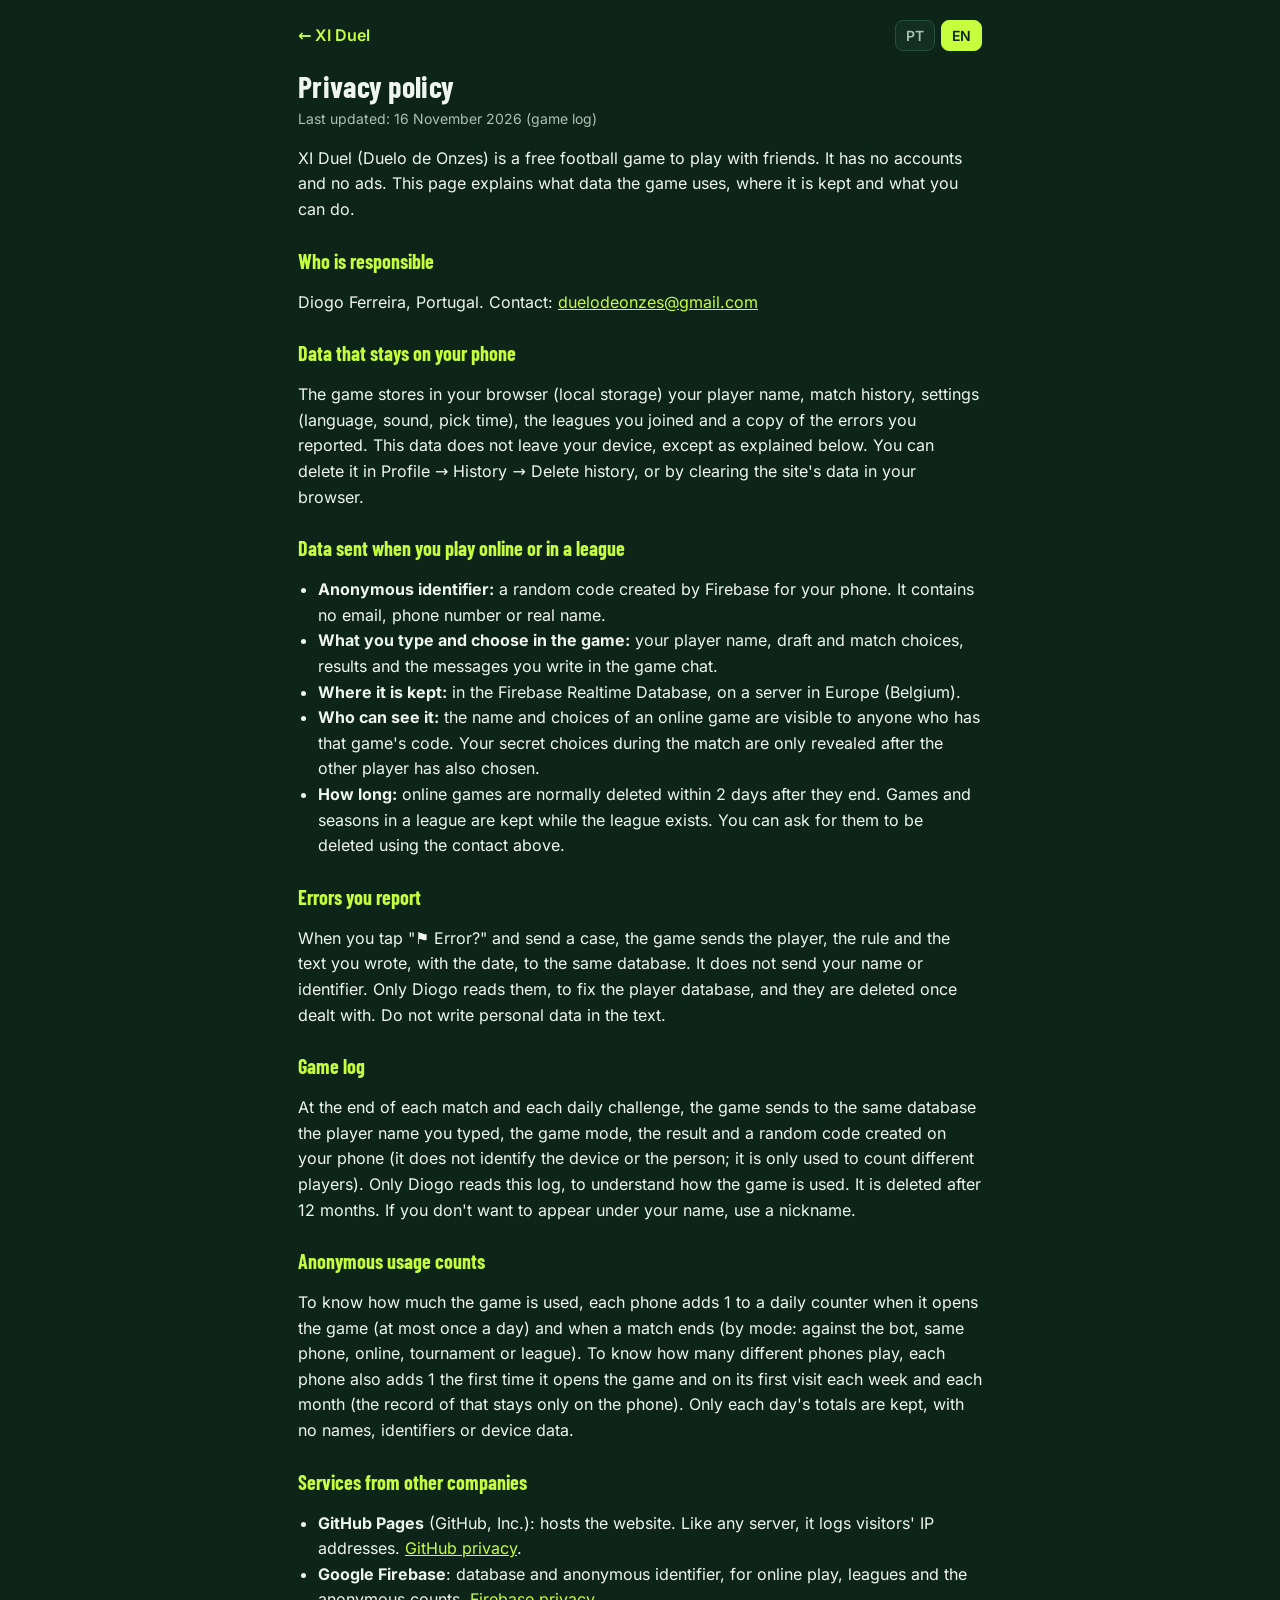
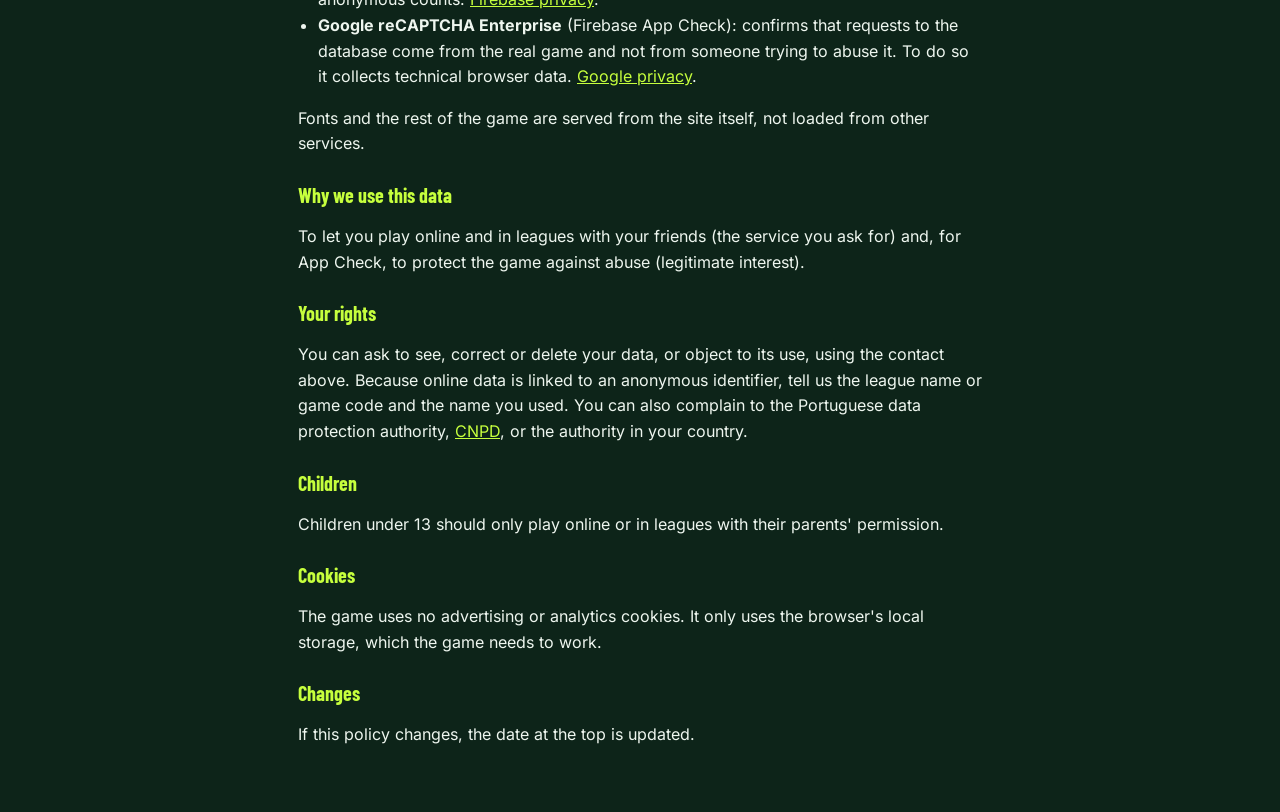
<file: privacidade.html>
<!doctype html>
<html lang="pt">
<head>
<meta charset="utf-8">
<meta name="viewport" content="width=device-width,initial-scale=1">
<meta name="theme-color" content="#0d2419">
<title>Privacidade · Duelo de Onzes</title>
<link rel="stylesheet" href="legal.css">
</head>
<body>
<main>
<nav class="top"><a href="./">← Duelo de Onzes</a><span class="lg"><button data-l="pt">PT</button><button data-l="en">EN</button></span></nav>

<article data-lang="pt">
<h1>Política de privacidade</h1>
<p class="meta">Última atualização: 16 de novembro de 2026 (registo de jogos)</p>
<p>O Duelo de Onzes é um jogo de futebol gratuito para jogar com amigos. Não tem contas nem anúncios. Esta página explica que dados o jogo usa, onde ficam e o que podes fazer.</p>

<h2>Quem é o responsável</h2>
<p>Diogo Ferreira, Portugal. Contacto: <a href="mailto:duelodeonzes@gmail.com">duelodeonzes@gmail.com</a></p>

<h2>Dados que ficam só no teu telemóvel</h2>
<p>O jogo guarda no próprio navegador (armazenamento local) o teu nome de jogador, o histórico de jogos, as definições (língua, som, tempo de escolha), as ligas a que te juntaste e uma cópia dos erros que reportaste. Estes dados não saem do aparelho, a não ser como explicado abaixo. Podes apagá-los em Perfil → Histórico → Apagar histórico, ou limpando os dados do site no navegador.</p>

<h2>Dados enviados quando jogas online ou numa liga</h2>
<ul>
<li><b>Identificador anónimo:</b> um código aleatório criado pelo Firebase para o teu telemóvel. Não tem o teu email, telefone nem nome verdadeiro.</li>
<li><b>O que escreves e escolhes no jogo:</b> o nome de jogador, as escolhas do draft e do jogo, os resultados e as mensagens que escreves na conversa do jogo.</li>
<li><b>Onde ficam:</b> na base de dados Firebase Realtime Database, num servidor na Europa (Bélgica).</li>
<li><b>Quem pode ver:</b> o nome e as escolhas de um jogo online ficam visíveis para quem tiver o código desse jogo. As tuas escolhas secretas durante o jogo só são reveladas depois de o outro jogador também escolher.</li>
<li><b>Quanto tempo:</b> os jogos online são normalmente apagados até 2 dias depois de terminarem. Os jogos e épocas de uma liga ficam guardados enquanto a liga existir. Podes pedir que sejam apagados pelo contacto acima.</li>
</ul>

<h2>Erros que reportas</h2>
<p>Quando tocas em "⚑ Erro?" e envias um caso, o jogo envia para a mesma base de dados o jogador, a regra e o texto que escreveste, com a data. Não envia o teu nome nem o identificador. Só o Diogo os lê, para corrigir a base de jogadores, e são apagados depois de tratados. Não escrevas dados pessoais no texto.</p>

<h2>Registo de jogos</h2>
<p>No fim de cada jogo e de cada desafio do dia, o jogo envia para a mesma base de dados o nome de jogador que escreveste, o modo de jogo, o resultado e um código aleatório criado no teu telemóvel (não identifica o aparelho nem a pessoa; serve só para contar jogadores diferentes). Só o Diogo lê este registo, para perceber como o jogo é usado. É apagado ao fim de 12 meses. Se não quiseres aparecer com o teu nome, usa uma alcunha.</p>

<h2>Contagens anónimas de utilização</h2>
<p>Para sabermos quanto o jogo é usado, cada telemóvel soma 1 a um contador do dia quando abre o jogo (no máximo uma vez por dia) e quando acaba um jogo (por modo: contra o bot, mesmo telemóvel, online, torneio ou liga). Para sabermos quantos telemóveis diferentes jogam, cada telemóvel soma também 1 na primeira vez que abre o jogo e na primeira visita de cada semana e de cada mês (a memória disso fica só no próprio telemóvel). Só ficam os totais de cada dia, sem nomes, identificadores ou dados do aparelho.</p>

<h2>Serviços de outras empresas</h2>
<ul>
<li><b>GitHub Pages</b> (GitHub, Inc.): aloja o site. Como qualquer servidor, regista o endereço IP de quem o visita. <a href="https://docs.github.com/site-policy/privacy-policies/github-general-privacy-statement">Privacidade do GitHub</a>.</li>
<li><b>Google Firebase</b>: base de dados e identificador anónimo, para o modo online, as ligas e as contagens anónimas. <a href="https://firebase.google.com/support/privacy">Privacidade do Firebase</a>.</li>
<li><b>Google reCAPTCHA Enterprise</b> (Firebase App Check): confirma que os pedidos à base de dados vêm do jogo verdadeiro, e não de quem tente abusar dele. Para isso recolhe dados técnicos do navegador. <a href="https://policies.google.com/privacy">Privacidade da Google</a>.</li>
</ul>
<p>Os tipos de letra e o resto do jogo estão no próprio site; não são carregados de outros serviços.</p>

<h2>Porque usamos estes dados</h2>
<p>Para te deixar jogar online e em ligas com os teus amigos (é o serviço que pedes) e, no caso do App Check, para proteger o jogo contra abusos (interesse legítimo).</p>

<h2>Os teus direitos</h2>
<p>Podes pedir para ver, corrigir ou apagar os teus dados, ou opor-te ao seu uso, pelo contacto acima. Como os dados online estão ligados a um identificador anónimo, diz-nos o nome da liga ou o código do jogo e o nome que usaste. Também podes apresentar queixa à <a href="https://www.cnpd.pt">Comissão Nacional de Proteção de Dados (CNPD)</a>.</p>

<h2>Menores</h2>
<p>Quem tem menos de 13 anos só deve jogar online ou em ligas com autorização dos pais.</p>

<h2>Cookies</h2>
<p>O jogo não usa cookies de publicidade nem de estatísticas. Usa apenas o armazenamento local do navegador, necessário para o jogo funcionar.</p>

<h2>Alterações</h2>
<p>Se esta política mudar, a data no topo é atualizada.</p>
</article>

<article data-lang="en" hidden>
<h1>Privacy policy</h1>
<p class="meta">Last updated: 16 November 2026 (game log)</p>
<p>XI Duel (Duelo de Onzes) is a free football game to play with friends. It has no accounts and no ads. This page explains what data the game uses, where it is kept and what you can do.</p>

<h2>Who is responsible</h2>
<p>Diogo Ferreira, Portugal. Contact: <a href="mailto:duelodeonzes@gmail.com">duelodeonzes@gmail.com</a></p>

<h2>Data that stays on your phone</h2>
<p>The game stores in your browser (local storage) your player name, match history, settings (language, sound, pick time), the leagues you joined and a copy of the errors you reported. This data does not leave your device, except as explained below. You can delete it in Profile → History → Delete history, or by clearing the site's data in your browser.</p>

<h2>Data sent when you play online or in a league</h2>
<ul>
<li><b>Anonymous identifier:</b> a random code created by Firebase for your phone. It contains no email, phone number or real name.</li>
<li><b>What you type and choose in the game:</b> your player name, draft and match choices, results and the messages you write in the game chat.</li>
<li><b>Where it is kept:</b> in the Firebase Realtime Database, on a server in Europe (Belgium).</li>
<li><b>Who can see it:</b> the name and choices of an online game are visible to anyone who has that game's code. Your secret choices during the match are only revealed after the other player has also chosen.</li>
<li><b>How long:</b> online games are normally deleted within 2 days after they end. Games and seasons in a league are kept while the league exists. You can ask for them to be deleted using the contact above.</li>
</ul>

<h2>Errors you report</h2>
<p>When you tap "⚑ Error?" and send a case, the game sends the player, the rule and the text you wrote, with the date, to the same database. It does not send your name or identifier. Only Diogo reads them, to fix the player database, and they are deleted once dealt with. Do not write personal data in the text.</p>

<h2>Game log</h2>
<p>At the end of each match and each daily challenge, the game sends to the same database the player name you typed, the game mode, the result and a random code created on your phone (it does not identify the device or the person; it is only used to count different players). Only Diogo reads this log, to understand how the game is used. It is deleted after 12 months. If you don't want to appear under your name, use a nickname.</p>

<h2>Anonymous usage counts</h2>
<p>To know how much the game is used, each phone adds 1 to a daily counter when it opens the game (at most once a day) and when a match ends (by mode: against the bot, same phone, online, tournament or league). To know how many different phones play, each phone also adds 1 the first time it opens the game and on its first visit each week and each month (the record of that stays only on the phone). Only each day's totals are kept, with no names, identifiers or device data.</p>

<h2>Services from other companies</h2>
<ul>
<li><b>GitHub Pages</b> (GitHub, Inc.): hosts the website. Like any server, it logs visitors' IP addresses. <a href="https://docs.github.com/site-policy/privacy-policies/github-general-privacy-statement">GitHub privacy</a>.</li>
<li><b>Google Firebase</b>: database and anonymous identifier, for online play, leagues and the anonymous counts. <a href="https://firebase.google.com/support/privacy">Firebase privacy</a>.</li>
<li><b>Google reCAPTCHA Enterprise</b> (Firebase App Check): confirms that requests to the database come from the real game and not from someone trying to abuse it. To do so it collects technical browser data. <a href="https://policies.google.com/privacy">Google privacy</a>.</li>
</ul>
<p>Fonts and the rest of the game are served from the site itself, not loaded from other services.</p>

<h2>Why we use this data</h2>
<p>To let you play online and in leagues with your friends (the service you ask for) and, for App Check, to protect the game against abuse (legitimate interest).</p>

<h2>Your rights</h2>
<p>You can ask to see, correct or delete your data, or object to its use, using the contact above. Because online data is linked to an anonymous identifier, tell us the league name or game code and the name you used. You can also complain to the Portuguese data protection authority, <a href="https://www.cnpd.pt">CNPD</a>, or the authority in your country.</p>

<h2>Children</h2>
<p>Children under 13 should only play online or in leagues with their parents' permission.</p>

<h2>Cookies</h2>
<p>The game uses no advertising or analytics cookies. It only uses the browser's local storage, which the game needs to work.</p>

<h2>Changes</h2>
<p>If this policy changes, the date at the top is updated.</p>
</article>
</main>
<script src="legal.js"></script>
</body>
</html>
</file>
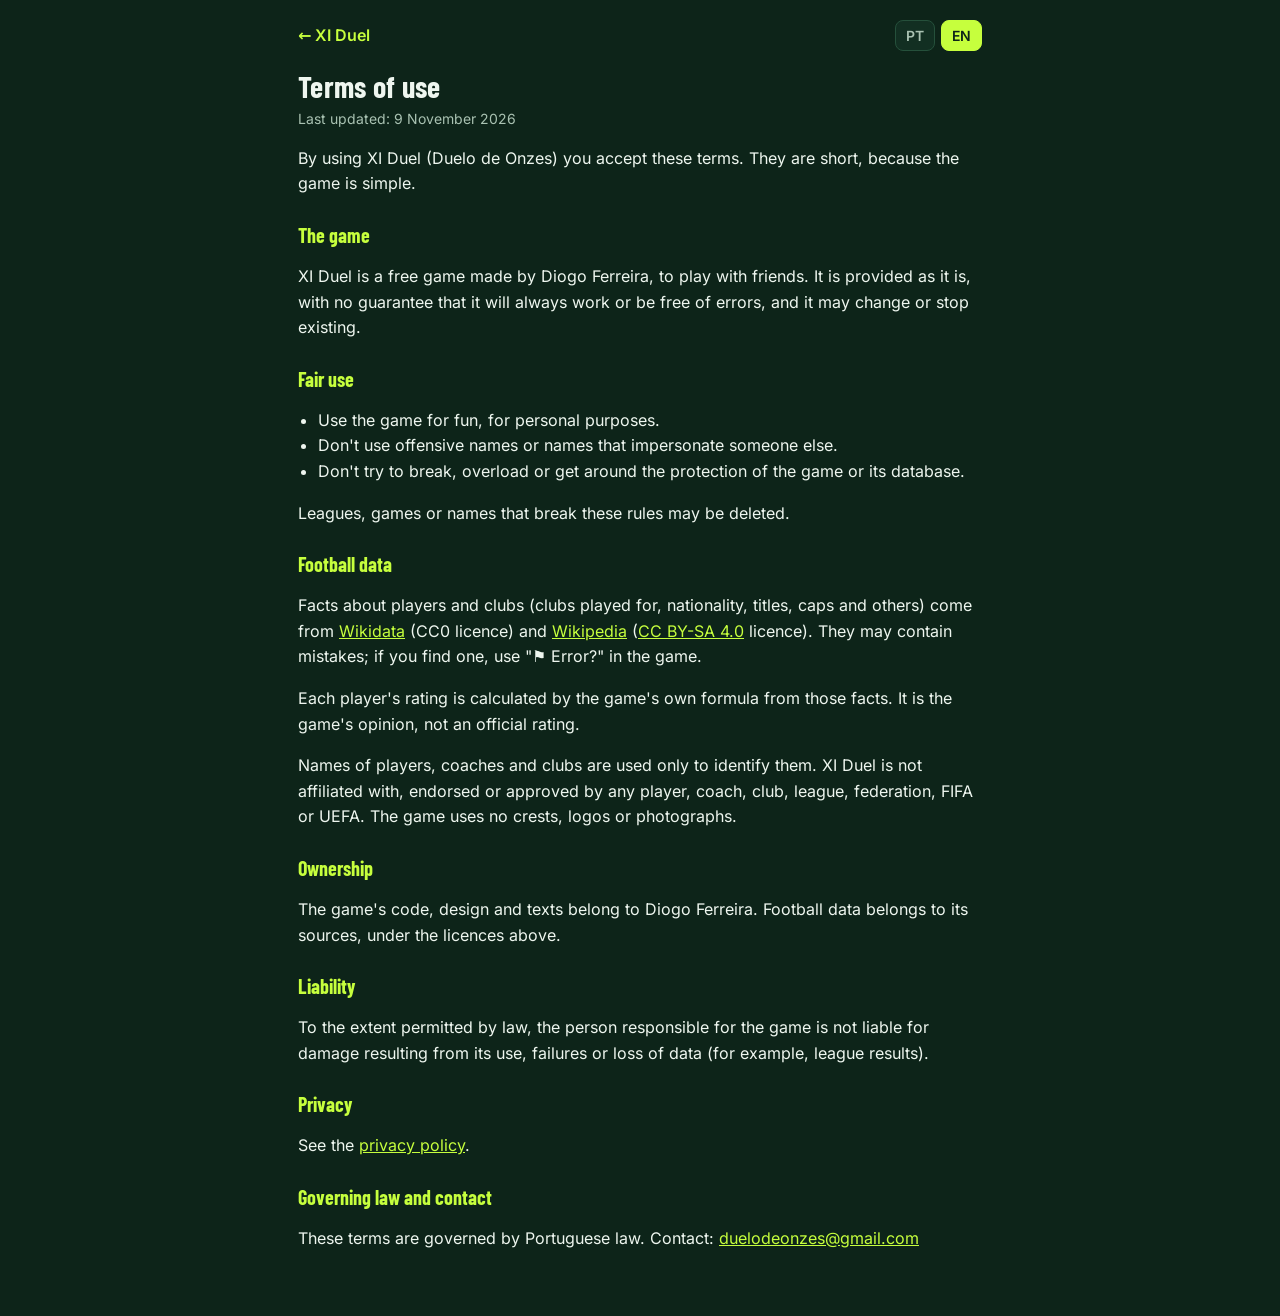
<file: termos.html>
<!doctype html>
<html lang="pt">
<head>
<meta charset="utf-8">
<meta name="viewport" content="width=device-width,initial-scale=1">
<meta name="theme-color" content="#0d2419">
<title>Termos · Duelo de Onzes</title>
<link rel="stylesheet" href="legal.css">
</head>
<body>
<main>
<nav class="top"><a href="./">← Duelo de Onzes</a><span class="lg"><button data-l="pt">PT</button><button data-l="en">EN</button></span></nav>

<article data-lang="pt">
<h1>Termos de utilização</h1>
<p class="meta">Última atualização: 9 de novembro de 2026</p>
<p>Ao usar o Duelo de Onzes aceitas estes termos. São curtos, porque o jogo é simples.</p>

<h2>O jogo</h2>
<p>O Duelo de Onzes é um jogo gratuito, feito por Diogo Ferreira, para jogar com amigos. É oferecido tal como está, sem garantia de que funcione sempre ou sem erros, e pode mudar ou deixar de existir.</p>

<h2>Uso justo</h2>
<ul>
<li>Usa o jogo para te divertires, a título pessoal.</li>
<li>Não uses nomes ofensivos nem que se façam passar por outra pessoa.</li>
<li>Não tentes estragar, sobrecarregar ou contornar a proteção do jogo ou da base de dados.</li>
</ul>
<p>Ligas, jogos ou nomes que não respeitem estas regras podem ser apagados.</p>

<h2>Dados de futebol</h2>
<p>Os factos sobre jogadores e clubes (clubes por onde passaram, nacionalidade, títulos, internacionalizações e outros) vêm da <a href="https://www.wikidata.org">Wikidata</a> (licença CC0) e da <a href="https://www.wikipedia.org">Wikipédia</a> (licença <a href="https://creativecommons.org/licenses/by-sa/4.0/deed.pt">CC BY-SA 4.0</a>). Podem ter erros; se encontrares algum, usa "⚑ Erro?" no jogo.</p>
<p>O rating de cada jogador é calculado por uma fórmula do próprio jogo a partir desses factos. É uma opinião do jogo, não uma avaliação oficial.</p>
<p>Os nomes de jogadores, treinadores e clubes servem só para os identificar. O Duelo de Onzes não tem qualquer ligação a jogadores, treinadores, clubes, ligas, federações, à FIFA ou à UEFA, nem é apoiado ou aprovado por eles. O jogo não usa emblemas, logótipos nem fotografias.</p>

<h2>Propriedade</h2>
<p>O código, o design e os textos do jogo pertencem a Diogo Ferreira. Os dados de futebol pertencem às respetivas fontes, nas licenças indicadas acima.</p>

<h2>Responsabilidade</h2>
<p>Na medida em que a lei o permita, o responsável pelo jogo não responde por danos resultantes do seu uso, de falhas ou de perda de dados (por exemplo, resultados de ligas).</p>

<h2>Privacidade</h2>
<p>Ver a <a href="privacidade.html">política de privacidade</a>.</p>

<h2>Lei aplicável e contacto</h2>
<p>Estes termos seguem a lei portuguesa. Contacto: <a href="mailto:duelodeonzes@gmail.com">duelodeonzes@gmail.com</a></p>
</article>

<article data-lang="en" hidden>
<h1>Terms of use</h1>
<p class="meta">Last updated: 9 November 2026</p>
<p>By using XI Duel (Duelo de Onzes) you accept these terms. They are short, because the game is simple.</p>

<h2>The game</h2>
<p>XI Duel is a free game made by Diogo Ferreira, to play with friends. It is provided as it is, with no guarantee that it will always work or be free of errors, and it may change or stop existing.</p>

<h2>Fair use</h2>
<ul>
<li>Use the game for fun, for personal purposes.</li>
<li>Don't use offensive names or names that impersonate someone else.</li>
<li>Don't try to break, overload or get around the protection of the game or its database.</li>
</ul>
<p>Leagues, games or names that break these rules may be deleted.</p>

<h2>Football data</h2>
<p>Facts about players and clubs (clubs played for, nationality, titles, caps and others) come from <a href="https://www.wikidata.org">Wikidata</a> (CC0 licence) and <a href="https://www.wikipedia.org">Wikipedia</a> (<a href="https://creativecommons.org/licenses/by-sa/4.0/">CC BY-SA 4.0</a> licence). They may contain mistakes; if you find one, use "⚑ Error?" in the game.</p>
<p>Each player's rating is calculated by the game's own formula from those facts. It is the game's opinion, not an official rating.</p>
<p>Names of players, coaches and clubs are used only to identify them. XI Duel is not affiliated with, endorsed or approved by any player, coach, club, league, federation, FIFA or UEFA. The game uses no crests, logos or photographs.</p>

<h2>Ownership</h2>
<p>The game's code, design and texts belong to Diogo Ferreira. Football data belongs to its sources, under the licences above.</p>

<h2>Liability</h2>
<p>To the extent permitted by law, the person responsible for the game is not liable for damage resulting from its use, failures or loss of data (for example, league results).</p>

<h2>Privacy</h2>
<p>See the <a href="privacidade.html">privacy policy</a>.</p>

<h2>Governing law and contact</h2>
<p>These terms are governed by Portuguese law. Contact: <a href="mailto:duelodeonzes@gmail.com">duelodeonzes@gmail.com</a></p>
</article>
</main>
<script src="legal.js"></script>
</body>
</html>
</file>
<file: fonts.css>
/* big-shoulders-display-latin-ext-700-normal */
@font-face {
  font-family: 'Big Shoulders Display';
  font-style: normal;
  font-display: swap;
  font-weight: 700;
  src: url(fonts/big-shoulders-display-latin-ext-700-normal.woff2) format('woff2');
  unicode-range: U+0100-02BA,U+02BD-02C5,U+02C7-02CC,U+02CE-02D7,U+02DD-02FF,U+0304,U+0308,U+0329,U+1D00-1DBF,U+1E00-1E9F,U+1EF2-1EFF,U+2020,U+20A0-20AB,U+20AD-20C0,U+2113,U+2C60-2C7F,U+A720-A7FF;
}
/* big-shoulders-display-latin-700-normal */
@font-face {
  font-family: 'Big Shoulders Display';
  font-style: normal;
  font-display: swap;
  font-weight: 700;
  src: url(fonts/big-shoulders-display-latin-700-normal.woff2) format('woff2');
  unicode-range: U+0000-00FF,U+0131,U+0152-0153,U+02BB-02BC,U+02C6,U+02DA,U+02DC,U+0304,U+0308,U+0329,U+2000-206F,U+20AC,U+2122,U+2191,U+2193,U+2212,U+2215,U+FEFF,U+FFFD;
}
/* big-shoulders-display-latin-ext-900-normal */
@font-face {
  font-family: 'Big Shoulders Display';
  font-style: normal;
  font-display: swap;
  font-weight: 900;
  src: url(fonts/big-shoulders-display-latin-ext-900-normal.woff2) format('woff2');
  unicode-range: U+0100-02BA,U+02BD-02C5,U+02C7-02CC,U+02CE-02D7,U+02DD-02FF,U+0304,U+0308,U+0329,U+1D00-1DBF,U+1E00-1E9F,U+1EF2-1EFF,U+2020,U+20A0-20AB,U+20AD-20C0,U+2113,U+2C60-2C7F,U+A720-A7FF;
}
/* big-shoulders-display-latin-900-normal */
@font-face {
  font-family: 'Big Shoulders Display';
  font-style: normal;
  font-display: swap;
  font-weight: 900;
  src: url(fonts/big-shoulders-display-latin-900-normal.woff2) format('woff2');
  unicode-range: U+0000-00FF,U+0131,U+0152-0153,U+02BB-02BC,U+02C6,U+02DA,U+02DC,U+0304,U+0308,U+0329,U+2000-206F,U+20AC,U+2122,U+2191,U+2193,U+2212,U+2215,U+FEFF,U+FFFD;
}
/* barlow-latin-ext-400-normal */
@font-face {
  font-family: 'Barlow';
  font-style: normal;
  font-display: swap;
  font-weight: 400;
  src: url(fonts/barlow-latin-ext-400-normal.woff2) format('woff2');
  unicode-range: U+0100-02BA,U+02BD-02C5,U+02C7-02CC,U+02CE-02D7,U+02DD-02FF,U+0304,U+0308,U+0329,U+1D00-1DBF,U+1E00-1E9F,U+1EF2-1EFF,U+2020,U+20A0-20AB,U+20AD-20C0,U+2113,U+2C60-2C7F,U+A720-A7FF;
}
/* barlow-latin-400-normal */
@font-face {
  font-family: 'Barlow';
  font-style: normal;
  font-display: swap;
  font-weight: 400;
  src: url(fonts/barlow-latin-400-normal.woff2) format('woff2');
  unicode-range: U+0000-00FF,U+0131,U+0152-0153,U+02BB-02BC,U+02C6,U+02DA,U+02DC,U+0304,U+0308,U+0329,U+2000-206F,U+20AC,U+2122,U+2191,U+2193,U+2212,U+2215,U+FEFF,U+FFFD;
}
/* barlow-latin-ext-600-normal */
@font-face {
  font-family: 'Barlow';
  font-style: normal;
  font-display: swap;
  font-weight: 600;
  src: url(fonts/barlow-latin-ext-600-normal.woff2) format('woff2');
  unicode-range: U+0100-02BA,U+02BD-02C5,U+02C7-02CC,U+02CE-02D7,U+02DD-02FF,U+0304,U+0308,U+0329,U+1D00-1DBF,U+1E00-1E9F,U+1EF2-1EFF,U+2020,U+20A0-20AB,U+20AD-20C0,U+2113,U+2C60-2C7F,U+A720-A7FF;
}
/* barlow-latin-600-normal */
@font-face {
  font-family: 'Barlow';
  font-style: normal;
  font-display: swap;
  font-weight: 600;
  src: url(fonts/barlow-latin-600-normal.woff2) format('woff2');
  unicode-range: U+0000-00FF,U+0131,U+0152-0153,U+02BB-02BC,U+02C6,U+02DA,U+02DC,U+0304,U+0308,U+0329,U+2000-206F,U+20AC,U+2122,U+2191,U+2193,U+2212,U+2215,U+FEFF,U+FFFD;
}
/* barlow-latin-ext-700-normal */
@font-face {
  font-family: 'Barlow';
  font-style: normal;
  font-display: swap;
  font-weight: 700;
  src: url(fonts/barlow-latin-ext-700-normal.woff2) format('woff2');
  unicode-range: U+0100-02BA,U+02BD-02C5,U+02C7-02CC,U+02CE-02D7,U+02DD-02FF,U+0304,U+0308,U+0329,U+1D00-1DBF,U+1E00-1E9F,U+1EF2-1EFF,U+2020,U+20A0-20AB,U+20AD-20C0,U+2113,U+2C60-2C7F,U+A720-A7FF;
}
/* barlow-latin-700-normal */
@font-face {
  font-family: 'Barlow';
  font-style: normal;
  font-display: swap;
  font-weight: 700;
  src: url(fonts/barlow-latin-700-normal.woff2) format('woff2');
  unicode-range: U+0000-00FF,U+0131,U+0152-0153,U+02BB-02BC,U+02C6,U+02DA,U+02DC,U+0304,U+0308,U+0329,U+2000-206F,U+20AC,U+2122,U+2191,U+2193,U+2212,U+2215,U+FEFF,U+FFFD;
}
/* barlow-condensed-latin-ext-600-normal */
@font-face {
  font-family: 'Barlow Condensed';
  font-style: normal;
  font-display: swap;
  font-weight: 600;
  src: url(fonts/barlow-condensed-latin-ext-600-normal.woff2) format('woff2');
  unicode-range: U+0100-02BA,U+02BD-02C5,U+02C7-02CC,U+02CE-02D7,U+02DD-02FF,U+0304,U+0308,U+0329,U+1D00-1DBF,U+1E00-1E9F,U+1EF2-1EFF,U+2020,U+20A0-20AB,U+20AD-20C0,U+2113,U+2C60-2C7F,U+A720-A7FF;
}
/* barlow-condensed-latin-600-normal */
@font-face {
  font-family: 'Barlow Condensed';
  font-style: normal;
  font-display: swap;
  font-weight: 600;
  src: url(fonts/barlow-condensed-latin-600-normal.woff2) format('woff2');
  unicode-range: U+0000-00FF,U+0131,U+0152-0153,U+02BB-02BC,U+02C6,U+02DA,U+02DC,U+0304,U+0308,U+0329,U+2000-206F,U+20AC,U+2122,U+2191,U+2193,U+2212,U+2215,U+FEFF,U+FFFD;
}
/* barlow-condensed-latin-ext-700-normal */
@font-face {
  font-family: 'Barlow Condensed';
  font-style: normal;
  font-display: swap;
  font-weight: 700;
  src: url(fonts/barlow-condensed-latin-ext-700-normal.woff2) format('woff2');
  unicode-range: U+0100-02BA,U+02BD-02C5,U+02C7-02CC,U+02CE-02D7,U+02DD-02FF,U+0304,U+0308,U+0329,U+1D00-1DBF,U+1E00-1E9F,U+1EF2-1EFF,U+2020,U+20A0-20AB,U+20AD-20C0,U+2113,U+2C60-2C7F,U+A720-A7FF;
}
/* barlow-condensed-latin-700-normal */
@font-face {
  font-family: 'Barlow Condensed';
  font-style: normal;
  font-display: swap;
  font-weight: 700;
  src: url(fonts/barlow-condensed-latin-700-normal.woff2) format('woff2');
  unicode-range: U+0000-00FF,U+0131,U+0152-0153,U+02BB-02BC,U+02C6,U+02DA,U+02DC,U+0304,U+0308,U+0329,U+2000-206F,U+20AC,U+2122,U+2191,U+2193,U+2212,U+2215,U+FEFF,U+FFFD;
}
/* inter-latin-ext-400-normal */
@font-face {
  font-family: 'Inter';
  font-style: normal;
  font-display: swap;
  font-weight: 400;
  src: url(fonts/inter-latin-ext-400-normal.woff2) format('woff2');
  unicode-range: U+0100-02BA,U+02BD-02C5,U+02C7-02CC,U+02CE-02D7,U+02DD-02FF,U+0304,U+0308,U+0329,U+1D00-1DBF,U+1E00-1E9F,U+1EF2-1EFF,U+2020,U+20A0-20AB,U+20AD-20C0,U+2113,U+2C60-2C7F,U+A720-A7FF;
}
/* inter-latin-400-normal */
@font-face {
  font-family: 'Inter';
  font-style: normal;
  font-display: swap;
  font-weight: 400;
  src: url(fonts/inter-latin-400-normal.woff2) format('woff2');
  unicode-range: U+0000-00FF,U+0131,U+0152-0153,U+02BB-02BC,U+02C6,U+02DA,U+02DC,U+0304,U+0308,U+0329,U+2000-206F,U+20AC,U+2122,U+2191,U+2193,U+2212,U+2215,U+FEFF,U+FFFD;
}
/* inter-latin-ext-500-normal */
@font-face {
  font-family: 'Inter';
  font-style: normal;
  font-display: swap;
  font-weight: 500;
  src: url(fonts/inter-latin-ext-500-normal.woff2) format('woff2');
  unicode-range: U+0100-02BA,U+02BD-02C5,U+02C7-02CC,U+02CE-02D7,U+02DD-02FF,U+0304,U+0308,U+0329,U+1D00-1DBF,U+1E00-1E9F,U+1EF2-1EFF,U+2020,U+20A0-20AB,U+20AD-20C0,U+2113,U+2C60-2C7F,U+A720-A7FF;
}
/* inter-latin-500-normal */
@font-face {
  font-family: 'Inter';
  font-style: normal;
  font-display: swap;
  font-weight: 500;
  src: url(fonts/inter-latin-500-normal.woff2) format('woff2');
  unicode-range: U+0000-00FF,U+0131,U+0152-0153,U+02BB-02BC,U+02C6,U+02DA,U+02DC,U+0304,U+0308,U+0329,U+2000-206F,U+20AC,U+2122,U+2191,U+2193,U+2212,U+2215,U+FEFF,U+FFFD;
}
/* inter-latin-ext-600-normal */
@font-face {
  font-family: 'Inter';
  font-style: normal;
  font-display: swap;
  font-weight: 600;
  src: url(fonts/inter-latin-ext-600-normal.woff2) format('woff2');
  unicode-range: U+0100-02BA,U+02BD-02C5,U+02C7-02CC,U+02CE-02D7,U+02DD-02FF,U+0304,U+0308,U+0329,U+1D00-1DBF,U+1E00-1E9F,U+1EF2-1EFF,U+2020,U+20A0-20AB,U+20AD-20C0,U+2113,U+2C60-2C7F,U+A720-A7FF;
}
/* inter-latin-600-normal */
@font-face {
  font-family: 'Inter';
  font-style: normal;
  font-display: swap;
  font-weight: 600;
  src: url(fonts/inter-latin-600-normal.woff2) format('woff2');
  unicode-range: U+0000-00FF,U+0131,U+0152-0153,U+02BB-02BC,U+02C6,U+02DA,U+02DC,U+0304,U+0308,U+0329,U+2000-206F,U+20AC,U+2122,U+2191,U+2193,U+2212,U+2215,U+FEFF,U+FFFD;
}
/* inter-latin-ext-700-normal */
@font-face {
  font-family: 'Inter';
  font-style: normal;
  font-display: swap;
  font-weight: 700;
  src: url(fonts/inter-latin-ext-700-normal.woff2) format('woff2');
  unicode-range: U+0100-02BA,U+02BD-02C5,U+02C7-02CC,U+02CE-02D7,U+02DD-02FF,U+0304,U+0308,U+0329,U+1D00-1DBF,U+1E00-1E9F,U+1EF2-1EFF,U+2020,U+20A0-20AB,U+20AD-20C0,U+2113,U+2C60-2C7F,U+A720-A7FF;
}
/* inter-latin-700-normal */
@font-face {
  font-family: 'Inter';
  font-style: normal;
  font-display: swap;
  font-weight: 700;
  src: url(fonts/inter-latin-700-normal.woff2) format('woff2');
  unicode-range: U+0000-00FF,U+0131,U+0152-0153,U+02BB-02BC,U+02C6,U+02DA,U+02DC,U+0304,U+0308,U+0329,U+2000-206F,U+20AC,U+2122,U+2191,U+2193,U+2212,U+2215,U+FEFF,U+FFFD;
}
/* inter-latin-ext-800-normal */
@font-face {
  font-family: 'Inter';
  font-style: normal;
  font-display: swap;
  font-weight: 800;
  src: url(fonts/inter-latin-ext-800-normal.woff2) format('woff2');
  unicode-range: U+0100-02BA,U+02BD-02C5,U+02C7-02CC,U+02CE-02D7,U+02DD-02FF,U+0304,U+0308,U+0329,U+1D00-1DBF,U+1E00-1E9F,U+1EF2-1EFF,U+2020,U+20A0-20AB,U+20AD-20C0,U+2113,U+2C60-2C7F,U+A720-A7FF;
}
/* inter-latin-800-normal */
@font-face {
  font-family: 'Inter';
  font-style: normal;
  font-display: swap;
  font-weight: 800;
  src: url(fonts/inter-latin-800-normal.woff2) format('woff2');
  unicode-range: U+0000-00FF,U+0131,U+0152-0153,U+02BB-02BC,U+02C6,U+02DA,U+02DC,U+0304,U+0308,U+0329,U+2000-206F,U+20AC,U+2122,U+2191,U+2193,U+2212,U+2215,U+FEFF,U+FFFD;
}
</file>
<file: legal.css>
@import url(fonts.css);
:root{--bg:#0d2419;--panel:#122f22;--ink:#eef6ef;--mute:#a9c2b2;--line:#25503b;--acc:#c6ff3d;color-scheme:dark}
*{box-sizing:border-box}
body{margin:0;background:var(--bg);color:var(--ink);font:16px/1.6 Inter,system-ui,-apple-system,"Segoe UI",sans-serif}
main{max-width:720px;margin:0 auto;padding:20px max(18px,env(safe-area-inset-left)) 48px max(18px,env(safe-area-inset-right))}
.top{display:flex;justify-content:space-between;align-items:center;gap:12px;margin-bottom:18px}
.top a{color:var(--acc);text-decoration:none;font-weight:600}
.lg{display:flex;gap:6px}
.lg button{font:600 14px Inter,system-ui,sans-serif;background:var(--panel);color:var(--mute);border:1px solid var(--line);border-radius:8px;padding:6px 10px;cursor:pointer}
.lg button[aria-pressed="true"]{color:var(--bg);background:var(--acc);border-color:var(--acc)}
h1{font:800 30px/1.15 "Barlow Condensed",Inter,sans-serif;letter-spacing:.01em;margin:0 0 4px}
h2{font:700 20px/1.25 "Barlow Condensed",Inter,sans-serif;margin:26px 0 6px;color:var(--acc)}
.meta{color:var(--mute);margin:0 0 14px;font-size:14px}
p,li{color:var(--ink)}
ul{padding-left:20px}
a{color:var(--acc)}
[hidden]{display:none!important}
</file>
